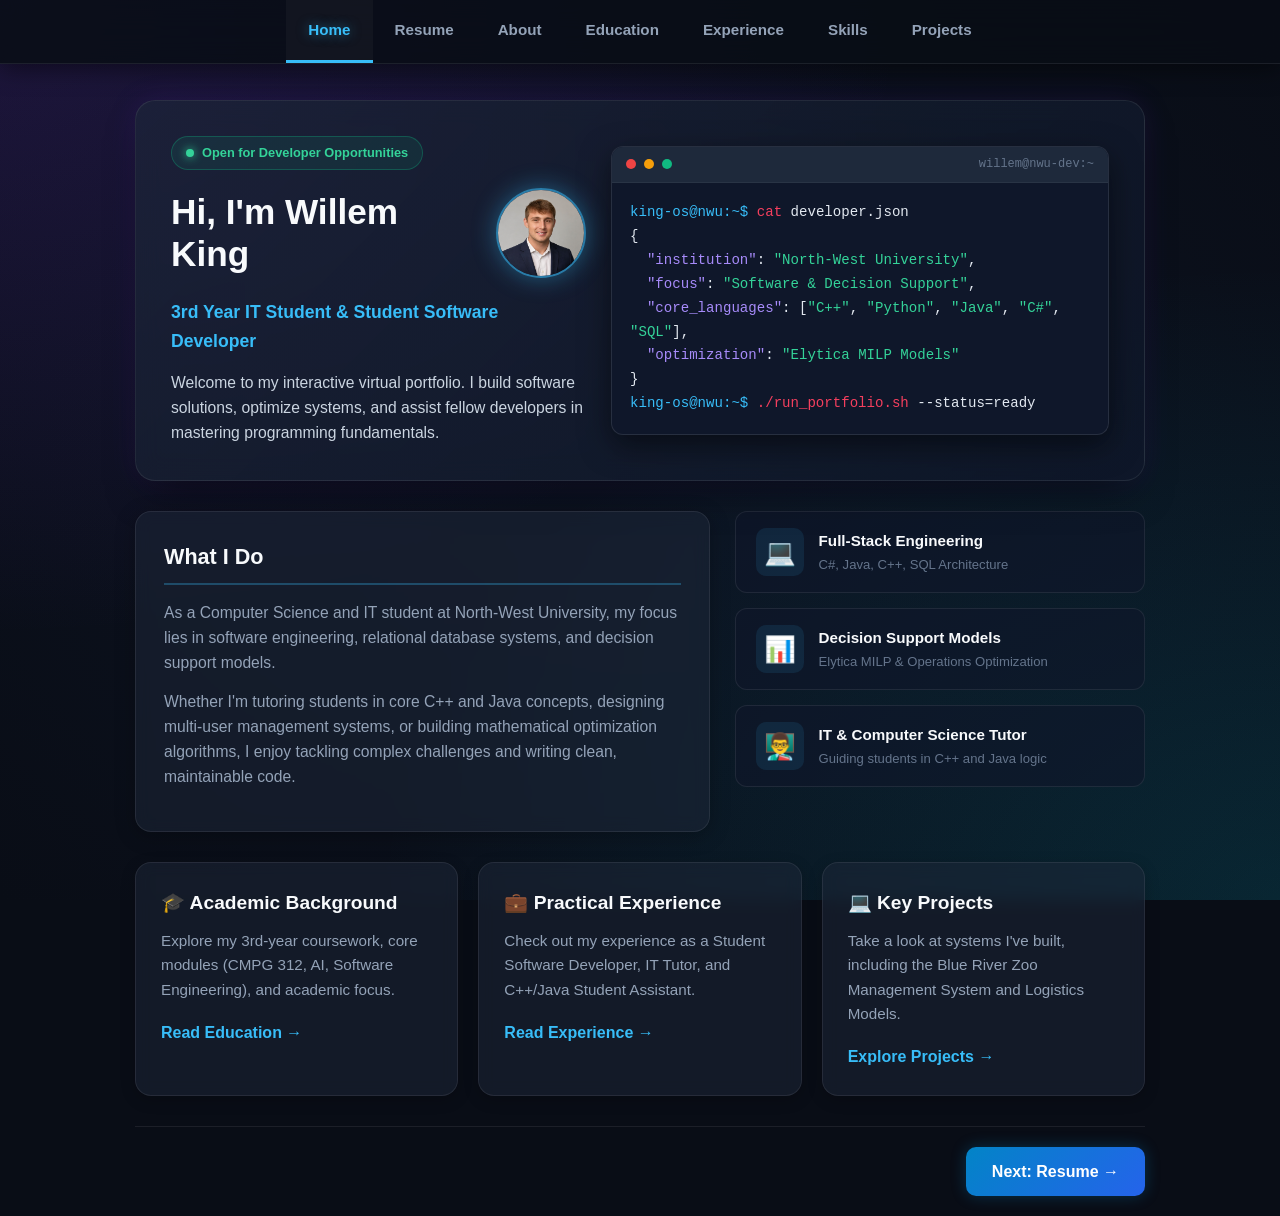
<file: index.html>
<!DOCTYPE html>
<html lang="en">
<head>
    <meta charset="UTF-8">
    <meta name="viewport" content="width=device-width, initial-scale=1.0">
    <title>Home - Virtual CV</title>
    <style>
        * {
            box-sizing: border-box;
            margin: 0;
            padding: 0;
        }

        ::-webkit-scrollbar {
            width: 8px;
        }
        ::-webkit-scrollbar-track {
            background: #090d16;
        }
        ::-webkit-scrollbar-thumb {
            background: #1e293b;
            border-radius: 4px;
        }
        ::-webkit-scrollbar-thumb:hover {
            background: #38bdf8;
        }

        body {
            font-family: 'Segoe UI', Tahoma, Geneva, Verdana, sans-serif;
            background-color: #090d16;
            color: #f1f5f9;
            line-height: 1.6;
            padding-top: 80px;
            overflow-x: hidden;
            background-image: 
                radial-gradient(at 0% 0%, rgba(124, 58, 237, 0.18) 0px, transparent 50%),
                radial-gradient(at 100% 100%, rgba(6, 182, 212, 0.15) 0px, transparent 50%),
                radial-gradient(at 50% 50%, rgba(15, 23, 42, 0.6) 0px, transparent 100%);
            background-attachment: fixed;
        }

        .container {
            max-width: 1050px;
            margin: 0 auto;
            padding: 20px;
        }

        header {
            position: fixed;
            top: 0;
            left: 0;
            width: 100%;
            background: rgba(9, 13, 22, 0.85);
            backdrop-filter: blur(16px);
            -webkit-backdrop-filter: blur(16px);
            border-bottom: 1px solid rgba(255, 255, 255, 0.08);
            box-shadow: 0 4px 25px rgba(0, 0, 0, 0.5);
            z-index: 1000;
            animation: slideDown 0.6s cubic-bezier(0.16, 1, 0.3, 1);
        }

        nav {
            display: flex;
            justify-content: center;
            max-width: 1050px;
            margin: 0 auto;
        }

        nav a {
            color: #94a3b8;
            text-decoration: none;
            padding: 18px 22px;
            font-weight: 600;
            font-size: 0.95rem;
            transition: all 0.3s cubic-bezier(0.16, 1, 0.3, 1);
            border-bottom: 3px solid transparent;
        }

        nav a.active, nav a:hover {
            background-color: rgba(255, 255, 255, 0.03);
            border-bottom: 3px solid #38bdf8;
            color: #38bdf8;
            text-shadow: 0 0 12px rgba(56, 189, 248, 0.5);
        }

        .hero-banner {
            display: grid;
            grid-template-columns: 1fr 1.2fr;
            gap: 25px;
            align-items: center;
            background: linear-gradient(135deg, rgba(30, 41, 59, 0.6), rgba(15, 23, 42, 0.8));
            border: 1px solid rgba(255, 255, 255, 0.08);
            border-radius: 20px;
            padding: 35px;
            box-shadow: 0 20px 40px -15px rgba(0, 0, 0, 0.6), 0 0 30px rgba(124, 58, 237, 0.12);
            margin-bottom: 30px;
            animation: fadeInUp 0.8s cubic-bezier(0.16, 1, 0.3, 1) forwards;
            backdrop-filter: blur(12px);
        }

        .hero-intro {
            display: flex;
            flex-direction: column;
            align-items: flex-start;
        }

        .status-pill {
            display: inline-flex;
            align-items: center;
            gap: 8px;
            padding: 6px 14px;
            background: rgba(16, 185, 129, 0.1);
            border: 1px solid rgba(16, 185, 129, 0.3);
            border-radius: 20px;
            color: #34d399;
            font-size: 0.8rem;
            font-weight: 600;
            margin-bottom: 18px;
        }

        .status-dot {
            width: 8px;
            height: 8px;
            background-color: #34d399;
            border-radius: 50%;
            box-shadow: 0 0 10px #34d399;
            animation: pulseDot 2s infinite;
        }

        .profile-header {
            display: flex;
            align-items: center;
            gap: 20px;
            margin-bottom: 15px;
        }

        .profile-img {
            border-radius: 50%;
            box-shadow: 0 0 25px rgba(56, 189, 248, 0.4);
            border: 2px solid rgba(56, 189, 248, 0.6);
            transition: all 0.4s cubic-bezier(0.16, 1, 0.3, 1);
            animation: float 4s ease-in-out infinite;
        }

        .profile-img:hover {
            transform: scale(1.1) rotate(3deg);
            box-shadow: 0 0 35px rgba(167, 139, 250, 0.8);
            border-color: #a78bfa;
        }

        .hero-intro h1 {
            font-size: 2.2rem;
            color: #f8fafc;
            line-height: 1.2;
        }

        .tagline {
            font-size: 1.1rem;
            color: #38bdf8;
            font-weight: 600;
            margin-top: 5px;
        }

        .intro-text {
            color: #cbd5e1;
            font-size: 0.98rem;
            margin-top: 15px;
            line-height: 1.6;
        }

        .terminal-card {
            background: #0f172a;
            border-radius: 12px;
            border: 1px solid rgba(255, 255, 255, 0.1);
            box-shadow: 0 10px 30px rgba(0, 0, 0, 0.5);
            overflow: hidden;
            font-family: 'Consolas', 'Courier New', monospace;
            font-size: 0.88rem;
        }

        .terminal-header {
            background: #1e293b;
            padding: 8px 14px;
            display: flex;
            align-items: center;
            gap: 8px;
            border-bottom: 1px solid rgba(255, 255, 255, 0.05);
        }

        .term-dot {
            width: 10px;
            height: 10px;
            border-radius: 50%;
        }
        .red { background: #ef4444; }
        .yellow { background: #f59e0b; }
        .green { background: #10b981; }

        .term-title {
            color: #64748b;
            font-size: 0.75rem;
            margin-left: auto;
        }

        .terminal-body {
            padding: 18px;
            color: #e2e8f0;
            line-height: 1.7;
        }

        .term-prompt { color: #38bdf8; }
        .term-cmd { color: #f43f5e; }
        .term-string { color: #34d399; }
        .term-keyword { color: #a78bfa; }

        .content-grid {
            display: grid;
            grid-template-columns: 1.4fr 1fr;
            gap: 25px;
            margin-bottom: 30px;
        }

        .glass-panel {
            background: rgba(30, 41, 59, 0.5);
            border: 1px solid rgba(255, 255, 255, 0.08);
            border-radius: 16px;
            padding: 28px;
            box-shadow: 0 4px 20px rgba(0, 0, 0, 0.25);
            backdrop-filter: blur(8px);
            animation: fadeInUp 0.8s cubic-bezier(0.16, 1, 0.3, 1) 0.2s forwards;
            opacity: 0;
        }

        .glass-panel h2 {
            color: #f8fafc;
            font-size: 1.35rem;
            margin-bottom: 15px;
            border-bottom: 2px solid rgba(56, 189, 248, 0.3);
            padding-bottom: 8px;
            display: flex;
            align-items: center;
            gap: 10px;
        }

        .glass-panel p {
            color: #94a3b8;
            font-size: 0.98rem;
            margin-bottom: 14px;
        }

        .metrics-stack {
            display: flex;
            flex-direction: column;
            gap: 15px;
        }

        .metric-card {
            background: rgba(15, 23, 42, 0.6);
            border: 1px solid rgba(255, 255, 255, 0.08);
            border-radius: 12px;
            padding: 16px 20px;
            display: flex;
            align-items: center;
            gap: 15px;
            transition: all 0.3s ease;
        }

        .metric-card:hover {
            transform: translateX(5px);
            border-color: rgba(56, 189, 248, 0.4);
            background: rgba(30, 41, 59, 0.7);
        }

        .metric-icon {
            font-size: 1.6rem;
            background: rgba(56, 189, 248, 0.1);
            width: 48px;
            height: 48px;
            display: flex;
            align-items: center;
            justify-content: center;
            border-radius: 10px;
            color: #38bdf8;
        }

        .metric-info h4 {
            color: #f8fafc;
            font-size: 0.95rem;
        }

        .metric-info p {
            color: #64748b;
            font-size: 0.82rem;
            margin: 0;
        }

        .nav-grid {
            display: grid;
            grid-template-columns: repeat(auto-fit, minmax(280px, 1fr));
            gap: 20px;
            margin-bottom: 30px;
        }

        .card {
            background: rgba(30, 41, 59, 0.5);
            border: 1px solid rgba(255, 255, 255, 0.08);
            border-radius: 16px;
            padding: 25px;
            box-shadow: 0 4px 15px rgba(0, 0, 0, 0.2);
            transition: all 0.4s cubic-bezier(0.16, 1, 0.3, 1);
            opacity: 0;
            animation: fadeInUp 0.8s cubic-bezier(0.16, 1, 0.3, 1) forwards;
            backdrop-filter: blur(8px);
            position: relative;
            overflow: hidden;
        }

        .card::before {
            content: '';
            position: absolute;
            top: 0;
            left: 0;
            width: 100%;
            height: 3px;
            background: linear-gradient(90deg, #38bdf8, #a78bfa);
            opacity: 0;
            transition: opacity 0.3s ease;
        }

        .nav-grid .card:nth-child(1) { animation-delay: 0.3s; }
        .nav-grid .card:nth-child(2) { animation-delay: 0.4s; }
        .nav-grid .card:nth-child(3) { animation-delay: 0.5s; }

        .card:hover {
            transform: translateY(-8px) scale(1.02);
            border-color: rgba(56, 189, 248, 0.4);
            box-shadow: 0 12px 25px rgba(0, 0, 0, 0.4), 0 0 20px rgba(56, 189, 248, 0.15);
            background: rgba(30, 41, 59, 0.75);
        }

        .card:hover::before {
            opacity: 1;
        }

        .card h3 {
            font-size: 1.2rem;
            color: #f8fafc;
            margin-bottom: 10px;
        }

        .card p {
            font-size: 0.95rem;
            color: #94a3b8;
            margin-bottom: 18px;
        }

        .card a {
            color: #38bdf8;
            font-weight: 600;
            text-decoration: none;
            display: inline-flex;
            align-items: center;
            gap: 6px;
            transition: all 0.2s ease;
        }

        .card a:hover {
            color: #a78bfa;
            transform: translateX(6px);
            text-shadow: 0 0 8px rgba(167, 139, 250, 0.5);
        }

        .page-nav {
            display: flex;
            justify-content: flex-end;
            align-items: center;
            margin-top: 20px;
            padding-top: 20px;
            border-top: 1px solid rgba(255, 255, 255, 0.08);
            opacity: 0;
            animation: fadeInUp 0.8s cubic-bezier(0.16, 1, 0.3, 1) 0.6s forwards;
        }

        .btn-nav {
            display: inline-block;
            padding: 12px 26px;
            background: linear-gradient(135deg, #0284c7, #2563eb);
            color: #ffffff;
            text-decoration: none;
            font-weight: 600;
            border-radius: 10px;
            box-shadow: 0 0 15px rgba(2, 132, 199, 0.3);
            transition: all 0.3s cubic-bezier(0.16, 1, 0.3, 1);
        }

        .btn-nav:hover {
            background: linear-gradient(135deg, #0369a1, #1d4ed8);
            transform: translateY(-2px) translateX(3px);
            box-shadow: 0 0 25px rgba(2, 132, 199, 0.6);
        }

        @keyframes slideDown {
            from { transform: translateY(-100%); opacity: 0; }
            to { transform: translateY(0); opacity: 1; }
        }

        @keyframes fadeInUp {
            from {
                opacity: 0;
                transform: translateY(30px);
            }
            to {
                opacity: 1;
                transform: translateY(0);
            }
        }

        @keyframes float {
            0%, 100% { transform: translateY(0); }
            50% { transform: translateY(-8px); }
        }

        @keyframes pulseDot {
            0%, 100% { opacity: 0.4; }
            50% { opacity: 1; }
        }

        @media (max-width: 850px) {
            .hero-banner {
                grid-template-columns: 1fr;
            }
            .content-grid {
                grid-template-columns: 1fr;
            }
            nav {
                flex-wrap: wrap;
            }
            nav a {
                padding: 10px 12px;
                font-size: 0.85rem;
            }
        }
    </style>
</head>
<body>

    <header>
        <nav>
            <a href="index.html" class="active">Home</a>
            <a href="resume.html">Resume</a>
            <a href="about.html">About</a>
            <a href="education.html">Education</a>
            <a href="experience.html">Experience</a>
            <a href="skills.html">Skills</a>
            <a href="projects.html">Projects</a>
        </nav>
    </header>

    <div class="container">

        <div class="hero-banner">
            <div class="hero-intro">
                <div class="status-pill">
                    <span class="status-dot"></span> Open for Developer Opportunities
                </div>
                <div class="profile-header">
                    <h1>Hi, I'm Willem King</h1>
                    <img src="Willem King.png" alt="Photo of Willem King" width="90" height="90" class="profile-img">
                </div>
                <p class="tagline">3rd Year IT Student & Student Software Developer</p>
                <p class="intro-text">
                    Welcome to my interactive virtual portfolio. I build software solutions, optimize systems, and assist fellow developers in mastering programming fundamentals.
                </p>
            </div>

            <div class="terminal-card">
                <div class="terminal-header">
                    <span class="term-dot red"></span>
                    <span class="term-dot yellow"></span>
                    <span class="term-dot green"></span>
                    <span class="term-title">willem@nwu-dev:~</span>
                </div>
                <div class="terminal-body">
                    <p><span class="term-prompt">king-os@nwu:~$</span> <span class="term-cmd">cat</span> developer.json</p>
                    <p>{</p>
                    <p>&nbsp;&nbsp;<span class="term-keyword">"institution"</span>: <span class="term-string">"North-West University"</span>,</p>
                    <p>&nbsp;&nbsp;<span class="term-keyword">"focus"</span>: <span class="term-string">"Software & Decision Support"</span>,</p>
                    <p>&nbsp;&nbsp;<span class="term-keyword">"core_languages"</span>: [<span class="term-string">"C++"</span>, <span class="term-string">"Python"</span>, <span class="term-string">"Java"</span>, <span class="term-string">"C#"</span>, <span class="term-string">"SQL"</span>],</p>
                    <p>&nbsp;&nbsp;<span class="term-keyword">"optimization"</span>: <span class="term-string">"Elytica MILP Models"</span></p>
                    <p>}</p>
                    <p><span class="term-prompt">king-os@nwu:~$</span> <span class="term-cmd">./run_portfolio.sh</span> --status=ready</p>
                </div>
            </div>
        </div>

        <div class="content-grid">
            
            <div class="glass-panel">
                <h2>What I Do</h2>
                <p>
                    As a Computer Science and IT student at North-West University, my focus lies in software engineering, relational database systems, and decision support models.
                </p>
                <p>
                    Whether I'm tutoring students in core C++ and Java concepts, designing multi-user management systems, or building mathematical optimization algorithms, I enjoy tackling complex challenges and writing clean, maintainable code.
                </p>
            </div>

            <div class="metrics-stack">
                <div class="metric-card">
                    <div class="metric-icon">💻</div>
                    <div class="metric-info">
                        <h4>Full-Stack Engineering</h4>
                        <p>C#, Java, C++, SQL Architecture</p>
                    </div>
                </div>

                <div class="metric-card">
                    <div class="metric-icon">📊</div>
                    <div class="metric-info">
                        <h4>Decision Support Models</h4>
                        <p>Elytica MILP & Operations Optimization</p>
                    </div>
                </div>

                <div class="metric-card">
                    <div class="metric-icon">👨‍🏫</div>
                    <div class="metric-info">
                        <h4>IT & Computer Science Tutor</h4>
                        <p>Guiding students in C++ and Java logic</p>
                    </div>
                </div>
            </div>

        </div>

        <div class="nav-grid">
            <div class="card">
                <h3>🎓 Academic Background</h3>
                <p>Explore my 3rd-year coursework, core modules (CMPG 312, AI, Software Engineering), and academic focus.</p>
                <a href="education.html">Read Education &rarr;</a>
            </div>

            <div class="card">
                <h3>💼 Practical Experience</h3>
                <p>Check out my experience as a Student Software Developer, IT Tutor, and C++/Java Student Assistant.</p>
                <a href="experience.html">Read Experience &rarr;</a>
            </div>

            <div class="card">
                <h3>💻 Key Projects</h3>
                <p>Take a look at systems I've built, including the Blue River Zoo Management System and Logistics Models.</p>
                <a href="projects.html">Explore Projects &rarr;</a>
            </div>
        </div>

        <div class="page-nav">
            <a href="resume.html" class="btn-nav">Next: Resume &rarr;</a>
        </div>

    </div>

</body>
</html>
</file>
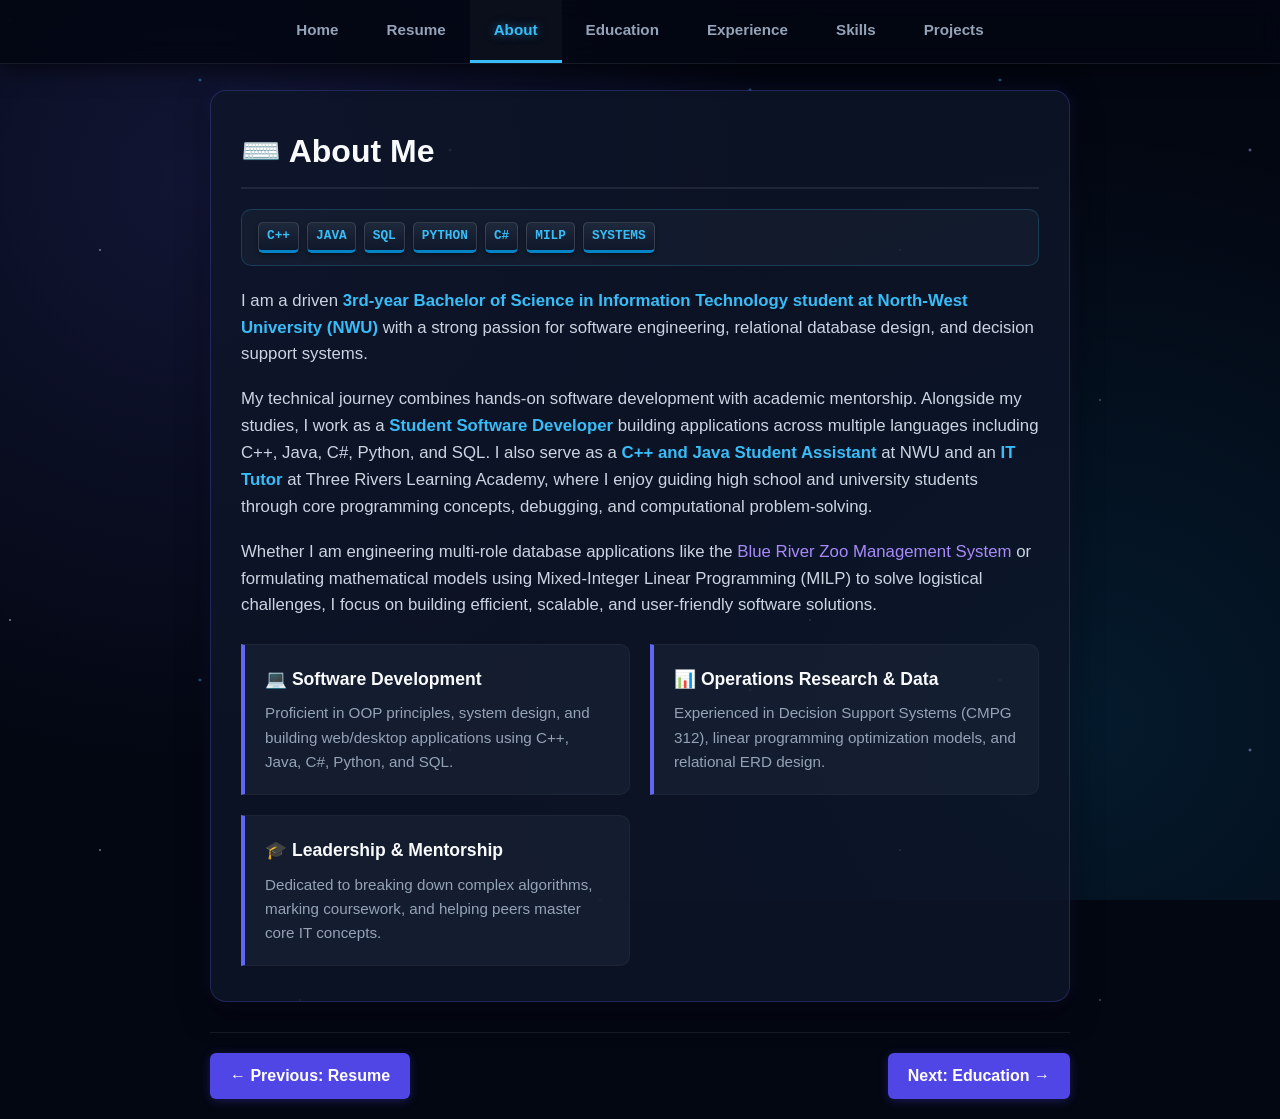
<file: About.html>
<!DOCTYPE html>
<html lang="en">
<head>
    <meta charset="UTF-8">
    <meta name="viewport" content="width=device-width, initial-scale=1.0">
    <title>About Me - Virtual CV</title>
    <style>
        * {
            box-sizing: border-box;
            margin: 0;
            padding: 0;
        }

        ::-webkit-scrollbar {
            width: 8px;
        }
        ::-webkit-scrollbar-track {
            background: #030712;
        }
        ::-webkit-scrollbar-thumb {
            background: #1e1b4b;
            border-radius: 4px;
        }
        ::-webkit-scrollbar-thumb:hover {
            background: #38bdf8;
        }

        body {
            font-family: 'Segoe UI', Tahoma, Geneva, Verdana, sans-serif;
            background-color: #030712;
            color: #f1f5f9;
            line-height: 1.6;
            padding-top: 70px;
            overflow-x: hidden;
            position: relative;
            min-height: 100vh;
        }

        .starfield {
            position: fixed;
            top: 0;
            left: 0;
            width: 100%;
            height: 100%;
            pointer-events: none;
            z-index: -1;
            background: 
                radial-gradient(circle at 15% 20%, rgba(99, 102, 241, 0.15) 0%, transparent 45%),
                radial-gradient(circle at 85% 80%, rgba(14, 165, 233, 0.12) 0%, transparent 45%),
                radial-gradient(circle at 50% 50%, rgba(3, 7, 18, 0.95) 0%, #030712 100%);
        }

        .starfield::before {
            content: "";
            position: absolute;
            top: 0;
            left: 0;
            width: 200%;
            height: 200%;
            background-image: 
                radial-gradient(1.5px 1.5px at 10px 20px, #ffffff, rgba(0,0,0,0)),
                radial-gradient(1.5px 1.5px at 100px 250px, #e0e7ff, rgba(0,0,0,0)),
                radial-gradient(2px 2px at 200px 80px, #38bdf8, rgba(0,0,0,0)),
                radial-gradient(1px 1px at 300px 400px, #ffffff, rgba(0,0,0,0)),
                radial-gradient(2px 2px at 450px 150px, #a5b4fc, rgba(0,0,0,0)),
                radial-gradient(1px 1px at 600px 300px, #ffffff, rgba(0,0,0,0)),
                radial-gradient(2px 2px at 750px 90px, #38bdf8, rgba(0,0,0,0)),
                radial-gradient(1.5px 1.5px at 900px 500px, #e0e7ff, rgba(0,0,0,0));
            background-repeat: repeat;
            background-size: 800px 600px;
            opacity: 0.7;
            animation: twinkle 6s ease-in-out infinite alternate;
        }

        .tech-shower {
            position: fixed;
            top: 0;
            left: 0;
            width: 100%;
            height: 100%;
            pointer-events: none;
            z-index: -1;
            overflow: hidden;
            font-family: 'Consolas', 'Courier New', monospace;
        }

        .falling-key {
            position: absolute;
            top: -60px;
            color: #38bdf8;
            font-size: 0.85rem;
            font-weight: bold;
            opacity: 0;
            text-shadow: 0 0 8px rgba(56, 189, 248, 0.8);
            animation: fallKey 6s linear infinite;
        }

        .falling-key:nth-child(1) { left: 8%; animation-duration: 5.2s; animation-delay: 0s; }
        .falling-key:nth-child(2) { left: 22%; animation-duration: 7s; animation-delay: 1.8s; color: #818cf8; }
        .falling-key:nth-child(3) { left: 38%; animation-duration: 4.8s; animation-delay: 0.5s; }
        .falling-key:nth-child(4) { left: 52%; animation-duration: 6.5s; animation-delay: 2.3s; color: #a78bfa; }
        .falling-key:nth-child(5) { left: 68%; animation-duration: 5.5s; animation-delay: 0.2s; }
        .falling-key:nth-child(6) { left: 82%; animation-duration: 7.2s; animation-delay: 3.1s; color: #38bdf8; }
        .falling-key:nth-child(7) { left: 94%; animation-duration: 5.8s; animation-delay: 1.2s; }

        .container {
            max-width: 900px;
            margin: 0 auto;
            padding: 20px;
        }

        header {
            position: fixed;
            top: 0;
            left: 0;
            width: 100%;
            background-color: rgba(3, 7, 18, 0.85);
            backdrop-filter: blur(12px);
            -webkit-backdrop-filter: blur(12px);
            border-bottom: 1px solid rgba(255, 255, 255, 0.08);
            box-shadow: 0 4px 20px rgba(0, 0, 0, 0.6);
            z-index: 1000;
            animation: slideDown 0.6s cubic-bezier(0.16, 1, 0.3, 1);
        }

        nav {
            display: flex;
            justify-content: center;
            max-width: 900px;
            margin: 0 auto;
        }

        nav a {
            color: #94a3b8;
            text-decoration: none;
            padding: 18px 24px;
            font-weight: 600;
            font-size: 0.95rem;
            transition: all 0.3s ease;
            border-bottom: 3px solid transparent;
        }

        nav a.active, nav a:hover {
            background-color: rgba(255, 255, 255, 0.03);
            border-bottom: 3px solid #38bdf8;
            color: #38bdf8;
            text-shadow: 0 0 10px rgba(56, 189, 248, 0.5);
        }

        .about-card {
            background-color: rgba(15, 23, 42, 0.78);
            border: 1px solid rgba(99, 102, 241, 0.25);
            border-radius: 16px;
            padding: 35px 30px;
            box-shadow: 0 10px 30px rgba(0, 0, 0, 0.5), 0 0 20px rgba(99, 102, 241, 0.12);
            margin-bottom: 25px;
            opacity: 0;
            animation: fadeInUp 0.8s cubic-bezier(0.16, 1, 0.3, 1) 0.1s forwards;
            transition: transform 0.3s ease, box-shadow 0.3s ease, border-color 0.3s ease;
        }

        .about-card:hover {
            transform: translateY(-4px);
            border-color: rgba(56, 189, 248, 0.45);
            box-shadow: 0 15px 35px rgba(0, 0, 0, 0.6), 0 0 30px rgba(56, 189, 248, 0.22);
        }

        .about-card h1 {
            font-size: 2rem;
            color: #f8fafc;
            margin-bottom: 15px;
            border-bottom: 2px solid rgba(255, 255, 255, 0.08);
            padding-bottom: 10px;
            display: flex;
            align-items: center;
            gap: 10px;
        }

        .about-card p {
            color: #cbd5e1;
            font-size: 1.05rem;
            margin-bottom: 18px;
        }

        .about-card p strong {
            color: #38bdf8;
        }

        .about-card p em {
            color: #a78bfa;
            font-style: normal;
        }

        .tech-keys-bar {
            display: flex;
            flex-wrap: wrap;
            gap: 8px;
            margin: 20px 0 22px 0;
            padding: 12px 16px;
            background: rgba(30, 41, 59, 0.4);
            border: 1px solid rgba(56, 189, 248, 0.2);
            border-radius: 10px;
        }

        .key-cap {
            display: inline-block;
            background: linear-gradient(180deg, #1e293b, #0f172a);
            border: 1px solid rgba(255, 255, 255, 0.15);
            border-bottom: 3px solid #0284c7;
            color: #38bdf8;
            font-family: 'Consolas', 'Courier New', monospace;
            font-weight: 700;
            font-size: 0.8rem;
            padding: 3px 8px;
            border-radius: 5px;
            box-shadow: 0 2px 4px rgba(0,0,0,0.4);
            transition: all 0.2s ease;
        }

        .key-cap:hover {
            transform: translateY(-2px);
            border-bottom-color: #38bdf8;
            color: #ffffff;
            box-shadow: 0 4px 10px rgba(56, 189, 248, 0.4);
        }

        .highlights-grid {
            display: grid;
            grid-template-columns: repeat(auto-fit, minmax(260px, 1fr));
            gap: 20px;
            margin-top: 25px;
        }

        .highlight-box {
            background-color: rgba(30, 41, 59, 0.5);
            border-left: 4px solid #6366f1;
            border-top: 1px solid rgba(255, 255, 255, 0.04);
            border-right: 1px solid rgba(255, 255, 255, 0.04);
            border-bottom: 1px solid rgba(255, 255, 255, 0.04);
            padding: 20px;
            border-radius: 0 10px 10px 0;
            opacity: 0;
            animation: fadeInUp 0.8s cubic-bezier(0.16, 1, 0.3, 1) forwards;
            transition: transform 0.3s ease, box-shadow 0.3s ease, border-left-color 0.3s ease, background-color 0.3s ease;
        }

        .highlight-box:nth-child(1) { animation-delay: 0.3s; }
        .highlight-box:nth-child(2) { animation-delay: 0.45s; }
        .highlight-box:nth-child(3) { animation-delay: 0.6s; }

        .highlight-box:hover {
            transform: translateY(-4px) translateX(2px);
            box-shadow: 0 8px 20px rgba(0,0,0,0.4), 0 0 15px rgba(56, 189, 248, 0.2);
            border-left-color: #38bdf8;
            background-color: rgba(30, 41, 59, 0.85);
        }

        .highlight-box h3 {
            color: #f8fafc;
            font-size: 1.1rem;
            margin-bottom: 8px;
        }

        .highlight-box p {
            color: #94a3b8;
            font-size: 0.95rem;
            margin-bottom: 0;
        }

        .page-nav {
            display: flex;
            justify-content: space-between;
            align-items: center;
            margin-top: 30px;
            padding-top: 20px;
            border-top: 1px solid rgba(255, 255, 255, 0.08);
            opacity: 0;
            animation: fadeInUp 0.8s cubic-bezier(0.16, 1, 0.3, 1) 0.7s forwards;
        }

        .btn-nav {
            display: inline-block;
            padding: 10px 20px;
            background-color: #4f46e5;
            color: #ffffff;
            text-decoration: none;
            font-weight: 600;
            border-radius: 6px;
            transition: all 0.25s ease;
            box-shadow: 0 2px 10px rgba(79, 70, 229, 0.3);
        }

        .btn-nav:hover {
            background-color: #0284c7;
            transform: translateX(3px);
            box-shadow: 0 4px 15px rgba(2, 132, 199, 0.5);
        }

        /* --- KEYFRAME ANIMATIONS --- */
        @keyframes twinkle {
            0% { opacity: 0.3; }
            100% { opacity: 0.8; }
        }

        @keyframes fallKey {
            0% {
                transform: translateY(0);
                opacity: 0;
            }
            15% {
                opacity: 0.9;
            }
            85% {
                opacity: 0.6;
            }
            100% {
                transform: translateY(115vh);
                opacity: 0;
            }
        }

        @keyframes slideDown {
            from { transform: translateY(-100%); }
            to { transform: translateY(0); }
        }

        @keyframes fadeInUp {
            from {
                opacity: 0;
                transform: translateY(20px);
            }
            to {
                opacity: 1;
                transform: translateY(0);
            }
        }

        @media print {
            header, .page-nav, .starfield, .tech-shower, .tech-keys-bar {
                display: none !important;
            }
            body {
                padding-top: 0;
                background-color: #ffffff;
                color: #000000;
            }
            .container {
                max-width: 100%;
                padding: 0;
            }
            .about-card, .highlight-box {
                background-color: #ffffff;
                box-shadow: none;
                border: none;
                padding: 15px 0;
                animation: none !important;
                opacity: 1 !important;
                transform: none !important;
            }
            .about-card h1, .highlight-box h3 {
                color: #000000;
            }
            .about-card p, .highlight-box p {
                color: #333333;
            }
        }

        @media (max-width: 600px) {
            nav {
                flex-wrap: wrap;
            }
            nav a {
                padding: 10px 12px;
                font-size: 0.85rem;
            }
        }
    </style>
</head>
<body>

    <div class="starfield"></div>

    <div class="tech-shower">
        <div class="falling-key">[CTRL] 1 0 1</div>
        <div class="falling-key">&lt;/&gt; { C++ }</div>
        <div class="falling-key">[ALT] SELECT *</div>
        <div class="falling-key">[ESC] 0 1 0 1</div>
        <div class="falling-key">java.util.*</div>
        <div class="falling-key">[SHIFT] MILP</div>
        <div class="falling-key">0 1 1 0 [ENTER]</div>
    </div>

    <header>
        <nav>
            <a href="index.html">Home</a>
            <a href="resume.html">Resume</a>            
            <a href="about.html" class="active">About</a>
            <a href="education.html">Education</a>
            <a href="experience.html">Experience</a>
            <a href="skills.html">Skills</a>
            <a href="projects.html">Projects</a>
        </nav>
    </header>

    <div class="container">

        <div class="about-card">
            <h1>⌨️ About Me</h1>
            
            <div class="tech-keys-bar">
                <span class="key-cap">C++</span>
                <span class="key-cap">JAVA</span>
                <span class="key-cap">SQL</span>
                <span class="key-cap">PYTHON</span>
                <span class="key-cap">C#</span>
                <span class="key-cap">MILP</span>
                <span class="key-cap">SYSTEMS</span>
            </div>

            <p>
                I am a driven <strong>3rd-year Bachelor of Science in Information Technology student at North-West University (NWU)</strong> with a strong passion for software engineering, relational database design, and decision support systems.
            </p>

            <p>
                My technical journey combines hands-on software development with academic mentorship. Alongside my studies, I work as a <strong>Student Software Developer</strong> building applications across multiple languages including C++, Java, C#, Python, and SQL. I also serve as a <strong>C++ and Java Student Assistant</strong> at NWU and an <strong>IT Tutor</strong> at Three Rivers Learning Academy, where I enjoy guiding high school and university students through core programming concepts, debugging, and computational problem-solving.
            </p>

            <p>
                Whether I am engineering multi-role database applications like the <em>Blue River Zoo Management System</em> or formulating mathematical models using Mixed-Integer Linear Programming (MILP) to solve logistical challenges, I focus on building efficient, scalable, and user-friendly software solutions.
            </p>

            <div class="highlights-grid">
                <div class="highlight-box">
                    <h3>💻 Software Development</h3>
                    <p>Proficient in OOP principles, system design, and building web/desktop applications using C++, Java, C#, Python, and SQL.</p>
                </div>

                <div class="highlight-box">
                    <h3>📊 Operations Research & Data</h3>
                    <p>Experienced in Decision Support Systems (CMPG 312), linear programming optimization models, and relational ERD design.</p>
                </div>

                <div class="highlight-box">
                    <h3>🎓 Leadership & Mentorship</h3>
                    <p>Dedicated to breaking down complex algorithms, marking coursework, and helping peers master core IT concepts.</p>
                </div>
            </div>
        </div>

        <div class="page-nav">
            <a href="resume.html" class="btn-nav">&larr; Previous: Resume</a>
            <a href="education.html" class="btn-nav">Next: Education &rarr;</a>
        </div>

    </div>

</body>
</html>
</file>
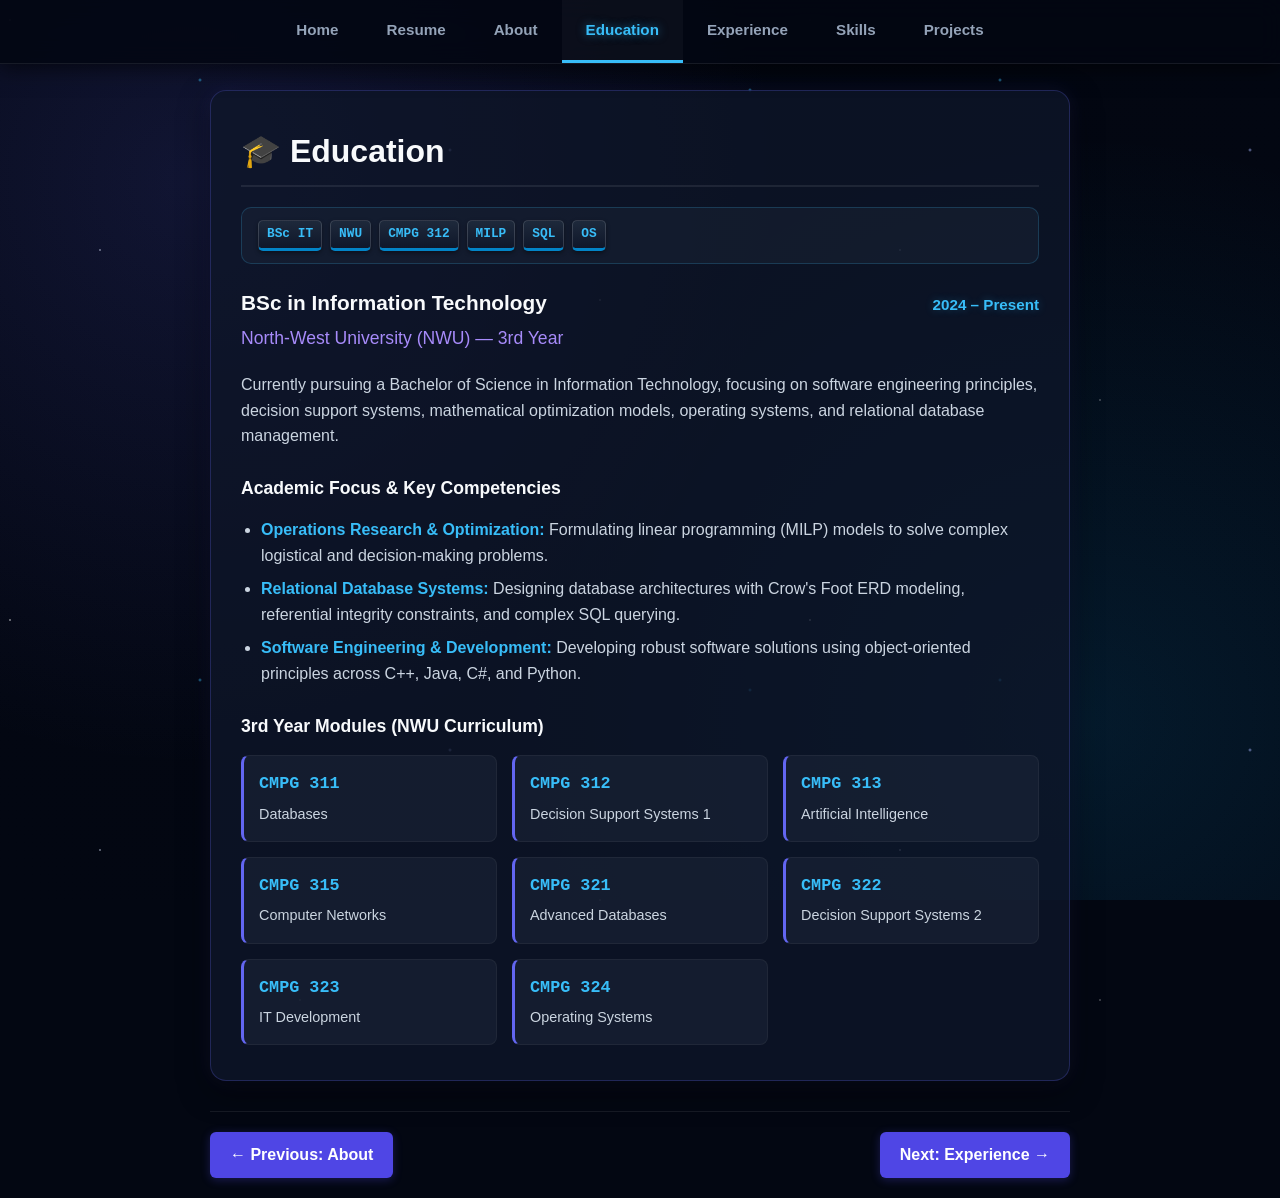
<file: Education.html>
<!DOCTYPE html>
<html lang="en">
<head>
    <meta charset="UTF-8">
    <meta name="viewport" content="width=device-width, initial-scale=1.0">
    <title>Education - Virtual CV</title>
    <style>
        * {
            box-sizing: border-box;
            margin: 0;
            padding: 0;
        }

        ::-webkit-scrollbar {
            width: 8px;
        }
        ::-webkit-scrollbar-track {
            background: #030712;
        }
        ::-webkit-scrollbar-thumb {
            background: #1e1b4b;
            border-radius: 4px;
        }
        ::-webkit-scrollbar-thumb:hover {
            background: #38bdf8;
        }

        body {
            font-family: 'Segoe UI', Tahoma, Geneva, Verdana, sans-serif;
            background-color: #030712;
            color: #f1f5f9;
            line-height: 1.6;
            padding-top: 70px;
            overflow-x: hidden;
            position: relative;
            min-height: 100vh;
        }

        .starfield {
            position: fixed;
            top: 0;
            left: 0;
            width: 100%;
            height: 100%;
            pointer-events: none;
            z-index: -1;
            background: 
                radial-gradient(circle at 15% 20%, rgba(99, 102, 241, 0.15) 0%, transparent 45%),
                radial-gradient(circle at 85% 80%, rgba(14, 165, 233, 0.12) 0%, transparent 45%),
                radial-gradient(circle at 50% 50%, rgba(3, 7, 18, 0.95) 0%, #030712 100%);
        }

        .starfield::before {
            content: "";
            position: absolute;
            top: 0;
            left: 0;
            width: 200%;
            height: 200%;
            background-image: 
                radial-gradient(1.5px 1.5px at 10px 20px, #ffffff, rgba(0,0,0,0)),
                radial-gradient(1.5px 1.5px at 100px 250px, #e0e7ff, rgba(0,0,0,0)),
                radial-gradient(2px 2px at 200px 80px, #38bdf8, rgba(0,0,0,0)),
                radial-gradient(1px 1px at 300px 400px, #ffffff, rgba(0,0,0,0)),
                radial-gradient(2px 2px at 450px 150px, #a5b4fc, rgba(0,0,0,0)),
                radial-gradient(1px 1px at 600px 300px, #ffffff, rgba(0,0,0,0)),
                radial-gradient(2px 2px at 750px 90px, #38bdf8, rgba(0,0,0,0)),
                radial-gradient(1.5px 1.5px at 900px 500px, #e0e7ff, rgba(0,0,0,0));
            background-repeat: repeat;
            background-size: 800px 600px;
            opacity: 0.7;
            animation: twinkle 6s ease-in-out infinite alternate;
        }

        .tech-shower {
            position: fixed;
            top: 0;
            left: 0;
            width: 100%;
            height: 100%;
            pointer-events: none;
            z-index: -1;
            overflow: hidden;
            font-family: 'Consolas', 'Courier New', monospace;
        }

        .falling-key {
            position: absolute;
            top: -60px;
            color: #38bdf8;
            font-size: 0.85rem;
            font-weight: bold;
            opacity: 0;
            text-shadow: 0 0 8px rgba(56, 189, 248, 0.8);
            animation: fallKey 6s linear infinite;
        }

        .falling-key:nth-child(1) { left: 8%; animation-duration: 5.2s; animation-delay: 0s; }
        .falling-key:nth-child(2) { left: 22%; animation-duration: 7s; animation-delay: 1.8s; color: #818cf8; }
        .falling-key:nth-child(3) { left: 38%; animation-duration: 4.8s; animation-delay: 0.5s; }
        .falling-key:nth-child(4) { left: 52%; animation-duration: 6.5s; animation-delay: 2.3s; color: #a78bfa; }
        .falling-key:nth-child(5) { left: 68%; animation-duration: 5.5s; animation-delay: 0.2s; }
        .falling-key:nth-child(6) { left: 82%; animation-duration: 7.2s; animation-delay: 3.1s; color: #38bdf8; }
        .falling-key:nth-child(7) { left: 94%; animation-duration: 5.8s; animation-delay: 1.2s; }

        .container {
            max-width: 900px;
            margin: 0 auto;
            padding: 20px;
        }

        header {
            position: fixed;
            top: 0;
            left: 0;
            width: 100%;
            background-color: rgba(3, 7, 18, 0.85);
            backdrop-filter: blur(12px);
            -webkit-backdrop-filter: blur(12px);
            border-bottom: 1px solid rgba(255, 255, 255, 0.08);
            box-shadow: 0 4px 20px rgba(0, 0, 0, 0.6);
            z-index: 1000;
            animation: slideDown 0.6s cubic-bezier(0.16, 1, 0.3, 1);
        }

        nav {
            display: flex;
            justify-content: center;
            max-width: 900px;
            margin: 0 auto;
        }

        nav a {
            color: #94a3b8;
            text-decoration: none;
            padding: 18px 24px;
            font-weight: 600;
            font-size: 0.95rem;
            transition: all 0.3s ease;
            border-bottom: 3px solid transparent;
        }

        nav a.active, nav a:hover {
            background-color: rgba(255, 255, 255, 0.03);
            border-bottom: 3px solid #38bdf8;
            color: #38bdf8;
            text-shadow: 0 0 10px rgba(56, 189, 248, 0.5);
        }

        .edu-card {
            background-color: rgba(15, 23, 42, 0.78);
            border: 1px solid rgba(99, 102, 241, 0.25);
            border-radius: 16px;
            padding: 35px 30px;
            box-shadow: 0 10px 30px rgba(0, 0, 0, 0.5), 0 0 20px rgba(99, 102, 241, 0.12);
            margin-bottom: 25px;
            opacity: 0;
            animation: fadeInUp 0.8s cubic-bezier(0.16, 1, 0.3, 1) 0.1s forwards;
            transition: transform 0.3s ease, box-shadow 0.3s ease, border-color 0.3s ease;
        }

        .edu-card:hover {
            transform: translateY(-4px);
            border-color: rgba(56, 189, 248, 0.45);
            box-shadow: 0 15px 35px rgba(0, 0, 0, 0.6), 0 0 30px rgba(56, 189, 248, 0.22);
        }

        .edu-card h1 {
            font-size: 2rem;
            color: #f8fafc;
            margin-bottom: 15px;
            border-bottom: 2px solid rgba(255, 255, 255, 0.08);
            padding-bottom: 8px;
            display: flex;
            align-items: center;
            gap: 10px;
        }

        .degree-header {
            display: flex;
            justify-content: space-between;
            align-items: baseline;
            margin-bottom: 5px;
        }

        .degree-title {
            font-size: 1.3rem;
            font-weight: 700;
            color: #f8fafc;
        }

        .degree-date {
            font-size: 0.95rem;
            color: #38bdf8;
            font-weight: 600;
            text-shadow: 0 0 8px rgba(56, 189, 248, 0.3);
        }

        .institution {
            font-size: 1.1rem;
            color: #a78bfa;
            font-weight: 500;
            margin-bottom: 20px;
        }

        .section-subtitle {
            font-size: 1.1rem;
            color: #f8fafc;
            margin-top: 25px;
            margin-bottom: 15px;
            font-weight: 600;
        }

        ul.bullet-list {
            padding-left: 20px;
            margin-bottom: 20px;
        }

        ul.bullet-list li {
            margin-bottom: 8px;
            color: #cbd5e1;
            transition: transform 0.2s ease, color 0.2s ease;
        }

        ul.bullet-list li strong {
            color: #38bdf8;
        }

        ul.bullet-list li:hover {
            transform: translateX(4px);
            color: #f8fafc;
        }

        .tech-keys-bar {
            display: flex;
            flex-wrap: wrap;
            gap: 8px;
            margin: 20px 0 22px 0;
            padding: 12px 16px;
            background: rgba(30, 41, 59, 0.4);
            border: 1px solid rgba(56, 189, 248, 0.2);
            border-radius: 10px;
        }

        .key-cap {
            display: inline-block;
            background: linear-gradient(180deg, #1e293b, #0f172a);
            border: 1px solid rgba(255, 255, 255, 0.15);
            border-bottom: 3px solid #0284c7;
            color: #38bdf8;
            font-family: 'Consolas', 'Courier New', monospace;
            font-weight: 700;
            font-size: 0.8rem;
            padding: 3px 8px;
            border-radius: 5px;
            box-shadow: 0 2px 4px rgba(0,0,0,0.4);
            transition: all 0.2s ease;
        }

        .key-cap:hover {
            transform: translateY(-2px);
            border-bottom-color: #38bdf8;
            color: #ffffff;
            box-shadow: 0 4px 10px rgba(56, 189, 248, 0.4);
        }

        .modules-grid {
            display: grid;
            grid-template-columns: repeat(auto-fit, minmax(220px, 1fr));
            gap: 15px;
            margin-top: 15px;
        }

        .module-card {
            background-color: rgba(30, 41, 59, 0.5);
            border: 1px solid rgba(255, 255, 255, 0.05);
            border-left: 3px solid #6366f1;
            border-radius: 8px;
            padding: 15px;
            opacity: 0;
            animation: fadeInUp 0.6s cubic-bezier(0.16, 1, 0.3, 1) forwards;
            transition: transform 0.3s ease, border-color 0.3s ease, box-shadow 0.3s ease, background-color 0.3s ease;
        }

        .module-card:nth-child(1) { animation-delay: 0.2s; }
        .module-card:nth-child(2) { animation-delay: 0.25s; }
        .module-card:nth-child(3) { animation-delay: 0.3s; }
        .module-card:nth-child(4) { animation-delay: 0.35s; }
        .module-card:nth-child(5) { animation-delay: 0.4s; }
        .module-card:nth-child(6) { animation-delay: 0.45s; }
        .module-card:nth-child(7) { animation-delay: 0.5s; }
        .module-card:nth-child(8) { animation-delay: 0.55s; }

        .module-card:hover {
            border-color: rgba(56, 189, 248, 0.4);
            border-left-color: #38bdf8;
            transform: translateY(-4px);
            background-color: rgba(30, 41, 59, 0.85);
            box-shadow: 0 8px 20px rgba(0,0,0,0.4), 0 0 15px rgba(56, 189, 248, 0.2);
        }

        .module-card h4 {
            color: #38bdf8;
            font-size: 1.05rem;
            margin-bottom: 5px;
            font-family: 'Consolas', 'Courier New', monospace;
        }

        .module-card p {
            color: #cbd5e1;
            font-size: 0.9rem;
            margin: 0;
            font-weight: 500;
        }

        .page-nav {
            display: flex;
            justify-content: space-between;
            align-items: center;
            margin-top: 30px;
            padding-top: 20px;
            border-top: 1px solid rgba(255, 255, 255, 0.08);
            opacity: 0;
            animation: fadeInUp 0.8s cubic-bezier(0.16, 1, 0.3, 1) 0.65s forwards;
        }

        .btn-nav {
            display: inline-block;
            padding: 10px 20px;
            background-color: #4f46e5;
            color: #ffffff;
            text-decoration: none;
            font-weight: 600;
            border-radius: 6px;
            transition: all 0.25s ease;
            box-shadow: 0 2px 10px rgba(79, 70, 229, 0.3);
        }

        .btn-nav:hover {
            background-color: #0284c7;
            transform: translateX(3px);
            box-shadow: 0 4px 15px rgba(2, 132, 199, 0.5);
        }

        @keyframes twinkle {
            0% { opacity: 0.3; }
            100% { opacity: 0.8; }
        }

        @keyframes fallKey {
            0% {
                transform: translateY(0);
                opacity: 0;
            }
            15% {
                opacity: 0.9;
            }
            85% {
                opacity: 0.6;
            }
            100% {
                transform: translateY(115vh);
                opacity: 0;
            }
        }

        @keyframes slideDown {
            from { transform: translateY(-100%); }
            to { transform: translateY(0); }
        }

        @keyframes fadeInUp {
            from {
                opacity: 0;
                transform: translateY(20px);
            }
            to {
                opacity: 1;
                transform: translateY(0);
            }
        }

        @media print {
            header, .page-nav, .starfield, .tech-shower, .tech-keys-bar {
                display: none !important;
            }
            body {
                padding-top: 0;
                background-color: #ffffff;
                color: #000000;
            }
            .container {
                max-width: 100%;
                padding: 0;
            }
            .edu-card, .module-card {
                background-color: #ffffff;
                box-shadow: none;
                border: none;
                padding: 15px 0;
                animation: none !important;
                opacity: 1 !important;
                transform: none !important;
            }
            .edu-card h1, .degree-title, .section-subtitle, .module-card h4 {
                color: #000000;
            }
            .institution, ul.bullet-list li, .module-card p, p {
                color: #333333;
            }
        }

        @media (max-width: 600px) {
            nav {
                flex-wrap: wrap;
            }
            nav a {
                padding: 10px 12px;
                font-size: 0.85rem;
            }
            .degree-header {
                flex-direction: column;
            }
        }
    </style>
</head>
<body>

    <div class="starfield"></div>

    <div class="tech-shower">
        <div class="falling-key">[CMPG311] 1 0 1</div>
        <div class="falling-key">&lt;/&gt; { NWU }</div>
        <div class="falling-key">[ALT] CMPG312</div>
        <div class="falling-key">[ESC] 0 1 0 1</div>
        <div class="falling-key">CMPG324.os</div>
        <div class="falling-key">[SHIFT] BSc.IT</div>
        <div class="falling-key">0 1 1 0 [ENTER]</div>
    </div>

    <header>
        <nav>
            <a href="index.html">Home</a>
            <a href="resume.html">Resume</a>            
            <a href="about.html">About</a>
            <a href="education.html" class="active">Education</a>
            <a href="experience.html">Experience</a>
            <a href="skills.html">Skills</a>
            <a href="projects.html">Projects</a>
        </nav>
    </header>

    <div class="container">

        <div class="edu-card">
            <h1>🎓 Education</h1>

            <div class="tech-keys-bar">
                <span class="key-cap">BSc IT</span>
                <span class="key-cap">NWU</span>
                <span class="key-cap">CMPG 312</span>
                <span class="key-cap">MILP</span>
                <span class="key-cap">SQL</span>
                <span class="key-cap">OS</span>
            </div>

            <div class="degree-header">
                <span class="degree-title">BSc in Information Technology</span>
                <span class="degree-date">2024 – Present</span>
            </div>
            <div class="institution">North-West University (NWU) — 3rd Year</div>

            <p style="color: #cbd5e1; margin-bottom: 20px;">
                Currently pursuing a Bachelor of Science in Information Technology, focusing on software engineering principles, decision support systems, mathematical optimization models, operating systems, and relational database management.
            </p>

            <div class="section-subtitle">Academic Focus & Key Competencies</div>
            <ul class="bullet-list">
                <li><strong>Operations Research & Optimization:</strong> Formulating linear programming (MILP) models to solve complex logistical and decision-making problems.</li>
                <li><strong>Relational Database Systems:</strong> Designing database architectures with Crow's Foot ERD modeling, referential integrity constraints, and complex SQL querying.</li>
                <li><strong>Software Engineering & Development:</strong> Developing robust software solutions using object-oriented principles across C++, Java, C#, and Python.</li>
            </ul>

            <div class="section-subtitle">3rd Year Modules (NWU Curriculum)</div>
            <div class="modules-grid">
                <div class="module-card">
                    <h4>CMPG 311</h4>
                    <p>Databases</p>
                </div>
                <div class="module-card">
                    <h4>CMPG 312</h4>
                    <p>Decision Support Systems 1</p>
                </div>
                <div class="module-card">
                    <h4>CMPG 313</h4>
                    <p>Artificial Intelligence</p>
                </div>
                <div class="module-card">
                    <h4>CMPG 315</h4>
                    <p>Computer Networks</p>
                </div>
                <div class="module-card">
                    <h4>CMPG 321</h4>
                    <p>Advanced Databases</p>
                </div>
                <div class="module-card">
                    <h4>CMPG 322</h4>
                    <p>Decision Support Systems 2</p>
                </div>
                <div class="module-card">
                    <h4>CMPG 323</h4>
                    <p>IT Development</p>
                </div>
                <div class="module-card">
                    <h4>CMPG 324</h4>
                    <p>Operating Systems</p>
                </div>
            </div>
        </div>

        <div class="page-nav">
            <a href="about.html" class="btn-nav">&larr; Previous: About</a>
            <a href="experience.html" class="btn-nav">Next: Experience &rarr;</a>
        </div>

    </div>

</body>
</html>
</file>
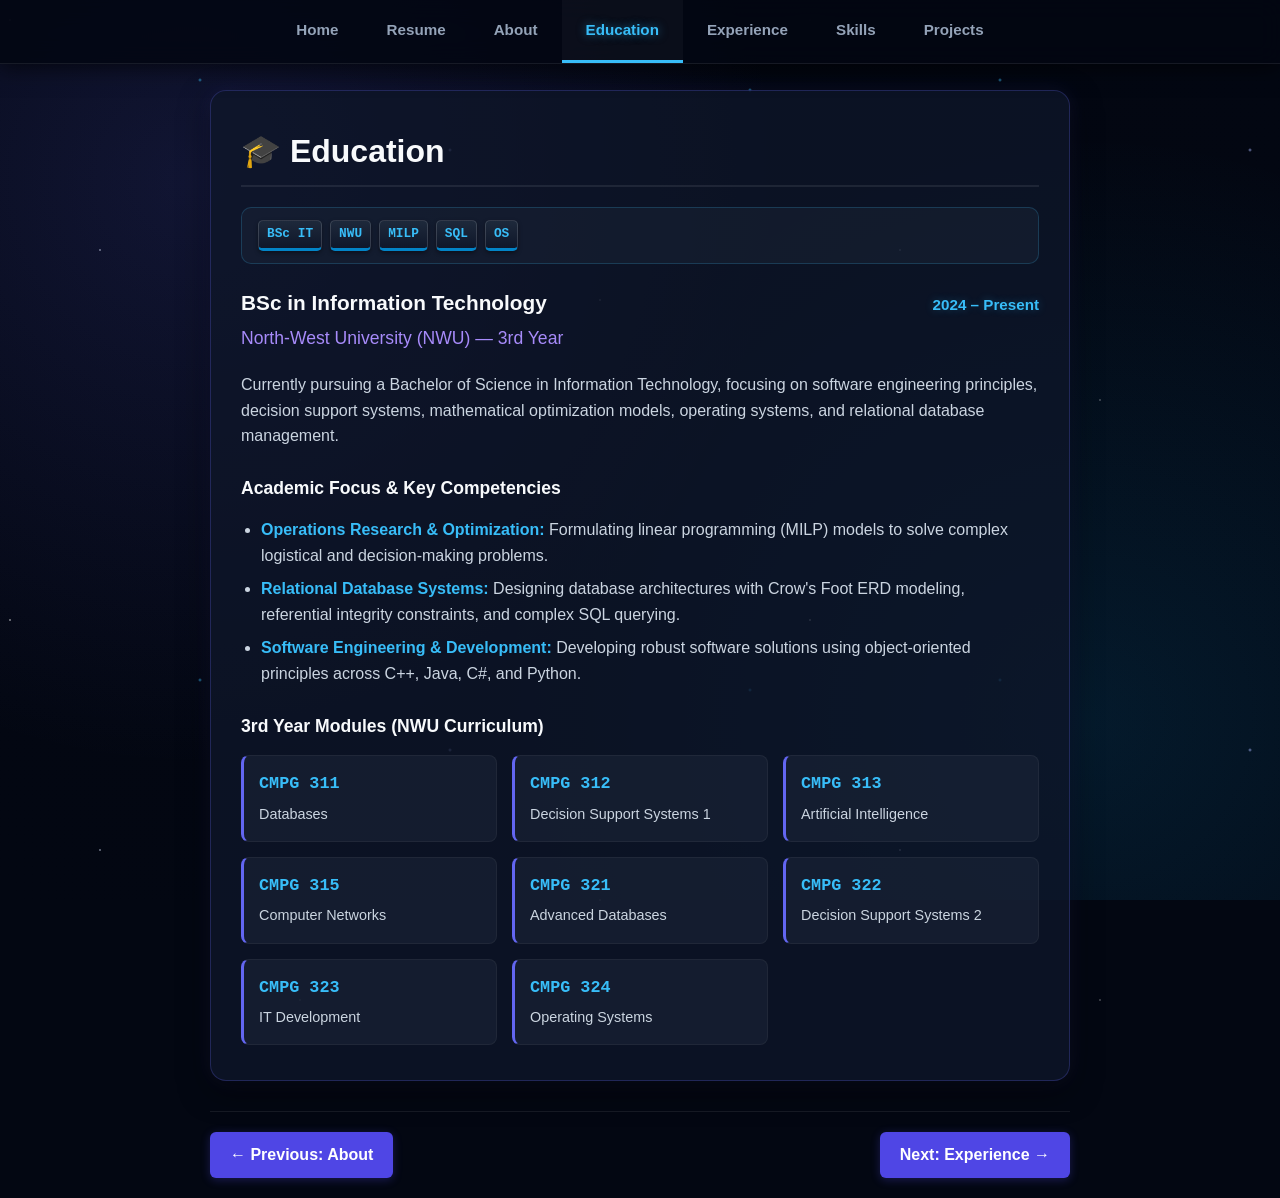
<file: education.html>
<!DOCTYPE html>
<html lang="en">
<head>
    <meta charset="UTF-8">
    <meta name="viewport" content="width=device-width, initial-scale=1.0">
    <title>Education - Virtual CV</title>
    <style>
        * {
            box-sizing: border-box;
            margin: 0;
            padding: 0;
        }

        ::-webkit-scrollbar {
            width: 8px;
        }
        ::-webkit-scrollbar-track {
            background: #030712;
        }
        ::-webkit-scrollbar-thumb {
            background: #1e1b4b;
            border-radius: 4px;
        }
        ::-webkit-scrollbar-thumb:hover {
            background: #38bdf8;
        }

        body {
            font-family: 'Segoe UI', Tahoma, Geneva, Verdana, sans-serif;
            background-color: #030712;
            color: #f1f5f9;
            line-height: 1.6;
            padding-top: 70px;
            overflow-x: hidden;
            position: relative;
            min-height: 100vh;
        }

        .starfield {
            position: fixed;
            top: 0;
            left: 0;
            width: 100%;
            height: 100%;
            pointer-events: none;
            z-index: -1;
            background: 
                radial-gradient(circle at 15% 20%, rgba(99, 102, 241, 0.15) 0%, transparent 45%),
                radial-gradient(circle at 85% 80%, rgba(14, 165, 233, 0.12) 0%, transparent 45%),
                radial-gradient(circle at 50% 50%, rgba(3, 7, 18, 0.95) 0%, #030712 100%);
        }

        .starfield::before {
            content: "";
            position: absolute;
            top: 0;
            left: 0;
            width: 200%;
            height: 200%;
            background-image: 
                radial-gradient(1.5px 1.5px at 10px 20px, #ffffff, rgba(0,0,0,0)),
                radial-gradient(1.5px 1.5px at 100px 250px, #e0e7ff, rgba(0,0,0,0)),
                radial-gradient(2px 2px at 200px 80px, #38bdf8, rgba(0,0,0,0)),
                radial-gradient(1px 1px at 300px 400px, #ffffff, rgba(0,0,0,0)),
                radial-gradient(2px 2px at 450px 150px, #a5b4fc, rgba(0,0,0,0)),
                radial-gradient(1px 1px at 600px 300px, #ffffff, rgba(0,0,0,0)),
                radial-gradient(2px 2px at 750px 90px, #38bdf8, rgba(0,0,0,0)),
                radial-gradient(1.5px 1.5px at 900px 500px, #e0e7ff, rgba(0,0,0,0));
            background-repeat: repeat;
            background-size: 800px 600px;
            opacity: 0.7;
            animation: twinkle 6s ease-in-out infinite alternate;
        }

        .tech-shower {
            position: fixed;
            top: 0;
            left: 0;
            width: 100%;
            height: 100%;
            pointer-events: none;
            z-index: -1;
            overflow: hidden;
            font-family: 'Consolas', 'Courier New', monospace;
        }

        .falling-key {
            position: absolute;
            top: -60px;
            color: #38bdf8;
            font-size: 0.85rem;
            font-weight: bold;
            opacity: 0;
            text-shadow: 0 0 8px rgba(56, 189, 248, 0.8);
            animation: fallKey 6s linear infinite;
        }

        .falling-key:nth-child(1) { left: 8%; animation-duration: 5.2s; animation-delay: 0s; }
        .falling-key:nth-child(2) { left: 22%; animation-duration: 7s; animation-delay: 1.8s; color: #818cf8; }
        .falling-key:nth-child(3) { left: 38%; animation-duration: 4.8s; animation-delay: 0.5s; }
        .falling-key:nth-child(4) { left: 52%; animation-duration: 6.5s; animation-delay: 2.3s; color: #a78bfa; }
        .falling-key:nth-child(5) { left: 68%; animation-duration: 5.5s; animation-delay: 0.2s; }
        .falling-key:nth-child(6) { left: 82%; animation-duration: 7.2s; animation-delay: 3.1s; color: #38bdf8; }
        .falling-key:nth-child(7) { left: 94%; animation-duration: 5.8s; animation-delay: 1.2s; }

        .container {
            max-width: 900px;
            margin: 0 auto;
            padding: 20px;
        }

        header {
            position: fixed;
            top: 0;
            left: 0;
            width: 100%;
            background-color: rgba(3, 7, 18, 0.85);
            backdrop-filter: blur(12px);
            -webkit-backdrop-filter: blur(12px);
            border-bottom: 1px solid rgba(255, 255, 255, 0.08);
            box-shadow: 0 4px 20px rgba(0, 0, 0, 0.6);
            z-index: 1000;
            animation: slideDown 0.6s cubic-bezier(0.16, 1, 0.3, 1);
        }

        nav {
            display: flex;
            justify-content: center;
            max-width: 900px;
            margin: 0 auto;
        }

        nav a {
            color: #94a3b8;
            text-decoration: none;
            padding: 18px 24px;
            font-weight: 600;
            font-size: 0.95rem;
            transition: all 0.3s ease;
            border-bottom: 3px solid transparent;
        }

        nav a.active, nav a:hover {
            background-color: rgba(255, 255, 255, 0.03);
            border-bottom: 3px solid #38bdf8;
            color: #38bdf8;
            text-shadow: 0 0 10px rgba(56, 189, 248, 0.5);
        }

        .edu-card {
            background-color: rgba(15, 23, 42, 0.78);
            border: 1px solid rgba(99, 102, 241, 0.25);
            border-radius: 16px;
            padding: 35px 30px;
            box-shadow: 0 10px 30px rgba(0, 0, 0, 0.5), 0 0 20px rgba(99, 102, 241, 0.12);
            margin-bottom: 25px;
            opacity: 0;
            animation: fadeInUp 0.8s cubic-bezier(0.16, 1, 0.3, 1) 0.1s forwards;
            transition: transform 0.3s ease, box-shadow 0.3s ease, border-color 0.3s ease;
        }

        .edu-card:hover {
            transform: translateY(-4px);
            border-color: rgba(56, 189, 248, 0.45);
            box-shadow: 0 15px 35px rgba(0, 0, 0, 0.6), 0 0 30px rgba(56, 189, 248, 0.22);
        }

        .edu-card h1 {
            font-size: 2rem;
            color: #f8fafc;
            margin-bottom: 15px;
            border-bottom: 2px solid rgba(255, 255, 255, 0.08);
            padding-bottom: 8px;
            display: flex;
            align-items: center;
            gap: 10px;
        }

        .degree-header {
            display: flex;
            justify-content: space-between;
            align-items: baseline;
            margin-bottom: 5px;
        }

        .degree-title {
            font-size: 1.3rem;
            font-weight: 700;
            color: #f8fafc;
        }

        .degree-date {
            font-size: 0.95rem;
            color: #38bdf8;
            font-weight: 600;
            text-shadow: 0 0 8px rgba(56, 189, 248, 0.3);
        }

        .institution {
            font-size: 1.1rem;
            color: #a78bfa;
            font-weight: 500;
            margin-bottom: 20px;
        }

        .section-subtitle {
            font-size: 1.1rem;
            color: #f8fafc;
            margin-top: 25px;
            margin-bottom: 15px;
            font-weight: 600;
        }

        ul.bullet-list {
            padding-left: 20px;
            margin-bottom: 20px;
        }

        ul.bullet-list li {
            margin-bottom: 8px;
            color: #cbd5e1;
            transition: transform 0.2s ease, color 0.2s ease;
        }

        ul.bullet-list li strong {
            color: #38bdf8;
        }

        ul.bullet-list li:hover {
            transform: translateX(4px);
            color: #f8fafc;
        }

        .tech-keys-bar {
            display: flex;
            flex-wrap: wrap;
            gap: 8px;
            margin: 20px 0 22px 0;
            padding: 12px 16px;
            background: rgba(30, 41, 59, 0.4);
            border: 1px solid rgba(56, 189, 248, 0.2);
            border-radius: 10px;
        }

        .key-cap {
            display: inline-block;
            background: linear-gradient(180deg, #1e293b, #0f172a);
            border: 1px solid rgba(255, 255, 255, 0.15);
            border-bottom: 3px solid #0284c7;
            color: #38bdf8;
            font-family: 'Consolas', 'Courier New', monospace;
            font-weight: 700;
            font-size: 0.8rem;
            padding: 3px 8px;
            border-radius: 5px;
            box-shadow: 0 2px 4px rgba(0,0,0,0.4);
            transition: all 0.2s ease;
        }

        .key-cap:hover {
            transform: translateY(-2px);
            border-bottom-color: #38bdf8;
            color: #ffffff;
            box-shadow: 0 4px 10px rgba(56, 189, 248, 0.4);
        }

        .modules-grid {
            display: grid;
            grid-template-columns: repeat(auto-fit, minmax(220px, 1fr));
            gap: 15px;
            margin-top: 15px;
        }

        .module-card {
            background-color: rgba(30, 41, 59, 0.5);
            border: 1px solid rgba(255, 255, 255, 0.05);
            border-left: 3px solid #6366f1;
            border-radius: 8px;
            padding: 15px;
            opacity: 0;
            animation: fadeInUp 0.6s cubic-bezier(0.16, 1, 0.3, 1) forwards;
            transition: transform 0.3s ease, border-color 0.3s ease, box-shadow 0.3s ease, background-color 0.3s ease;
        }

        .module-card:nth-child(1) { animation-delay: 0.2s; }
        .module-card:nth-child(2) { animation-delay: 0.25s; }
        .module-card:nth-child(3) { animation-delay: 0.3s; }
        .module-card:nth-child(4) { animation-delay: 0.35s; }
        .module-card:nth-child(5) { animation-delay: 0.4s; }
        .module-card:nth-child(6) { animation-delay: 0.45s; }
        .module-card:nth-child(7) { animation-delay: 0.5s; }
        .module-card:nth-child(8) { animation-delay: 0.55s; }

        .module-card:hover {
            border-color: rgba(56, 189, 248, 0.4);
            border-left-color: #38bdf8;
            transform: translateY(-4px);
            background-color: rgba(30, 41, 59, 0.85);
            box-shadow: 0 8px 20px rgba(0,0,0,0.4), 0 0 15px rgba(56, 189, 248, 0.2);
        }

        .module-card h4 {
            color: #38bdf8;
            font-size: 1.05rem;
            margin-bottom: 5px;
            font-family: 'Consolas', 'Courier New', monospace;
        }

        .module-card p {
            color: #cbd5e1;
            font-size: 0.9rem;
            margin: 0;
            font-weight: 500;
        }

        .page-nav {
            display: flex;
            justify-content: space-between;
            align-items: center;
            margin-top: 30px;
            padding-top: 20px;
            border-top: 1px solid rgba(255, 255, 255, 0.08);
            opacity: 0;
            animation: fadeInUp 0.8s cubic-bezier(0.16, 1, 0.3, 1) 0.65s forwards;
        }

        .btn-nav {
            display: inline-block;
            padding: 10px 20px;
            background-color: #4f46e5;
            color: #ffffff;
            text-decoration: none;
            font-weight: 600;
            border-radius: 6px;
            transition: all 0.25s ease;
            box-shadow: 0 2px 10px rgba(79, 70, 229, 0.3);
        }

        .btn-nav:hover {
            background-color: #0284c7;
            transform: translateX(3px);
            box-shadow: 0 4px 15px rgba(2, 132, 199, 0.5);
        }

        @keyframes twinkle {
            0% { opacity: 0.3; }
            100% { opacity: 0.8; }
        }

        @keyframes fallKey {
            0% {
                transform: translateY(0);
                opacity: 0;
            }
            15% {
                opacity: 0.9;
            }
            85% {
                opacity: 0.6;
            }
            100% {
                transform: translateY(115vh);
                opacity: 0;
            }
        }

        @keyframes slideDown {
            from { transform: translateY(-100%); }
            to { transform: translateY(0); }
        }

        @keyframes fadeInUp {
            from {
                opacity: 0;
                transform: translateY(20px);
            }
            to {
                opacity: 1;
                transform: translateY(0);
            }
        }

        @media print {
            header, .page-nav, .starfield, .tech-shower, .tech-keys-bar {
                display: none !important;
            }
            body {
                padding-top: 0;
                background-color: #ffffff;
                color: #000000;
            }
            .container {
                max-width: 100%;
                padding: 0;
            }
            .edu-card, .module-card {
                background-color: #ffffff;
                box-shadow: none;
                border: none;
                padding: 15px 0;
                animation: none !important;
                opacity: 1 !important;
                transform: none !important;
            }
            .edu-card h1, .degree-title, .section-subtitle, .module-card h4 {
                color: #000000;
            }
            .institution, ul.bullet-list li, .module-card p, p {
                color: #333333;
            }
        }

        @media (max-width: 600px) {
            nav {
                flex-wrap: wrap;
            }
            nav a {
                padding: 10px 12px;
                font-size: 0.85rem;
            }
            .degree-header {
                flex-direction: column;
            }
        }
    </style>
</head>
<body>

    <div class="starfield"></div>

    <div class="tech-shower">
        <div class="falling-key">[CMPG311] 1 0 1</div>
        <div class="falling-key">&lt;/&gt; { NWU }</div>
        <div class="falling-key">[ALT] CMPG311</div>
        <div class="falling-key">[ALT] CMPG312</div>
        <div class="falling-key">[ALT] CMPG313</div>
        <div class="falling-key">[ALT] CMPG315</div>
        <div class="falling-key">[ALT] CMPG321</div>
        <div class="falling-key">[ALT] CMPG322</div>
        <div class="falling-key">[ALT] CMPG323</div>
        <div class="falling-key">[ALT] CMPG324</div>
        <div class="falling-key">[ESC] 0 1 0 1</div>
        <div class="falling-key">CMPG324.os</div>
        <div class="falling-key">[SHIFT] BSc.IT</div>
        <div class="falling-key">0 1 1 0 [ENTER]</div>
    </div>

    <header>
        <nav>
            <a href="index.html">Home</a>
            <a href="resume.html">Resume</a>            
            <a href="about.html">About</a>
            <a href="education.html" class="active">Education</a>
            <a href="experience.html">Experience</a>
            <a href="skills.html">Skills</a>
            <a href="projects.html">Projects</a>
        </nav>
    </header>

    <div class="container">

        <div class="edu-card">
            <h1>🎓 Education</h1>

            <div class="tech-keys-bar">
                <span class="key-cap">BSc IT</span>
                <span class="key-cap">NWU</span>
                <span class="key-cap">MILP</span>
                <span class="key-cap">SQL</span>
                <span class="key-cap">OS</span>
            </div>

            <div class="degree-header">
                <span class="degree-title">BSc in Information Technology</span>
                <span class="degree-date">2024 – Present</span>
            </div>
            <div class="institution">North-West University (NWU) — 3rd Year</div>

            <p style="color: #cbd5e1; margin-bottom: 20px;">
                Currently pursuing a Bachelor of Science in Information Technology, focusing on software engineering principles, decision support systems, mathematical optimization models, operating systems, and relational database management.
            </p>

            <div class="section-subtitle">Academic Focus & Key Competencies</div>
            <ul class="bullet-list">
                <li><strong>Operations Research & Optimization:</strong> Formulating linear programming (MILP) models to solve complex logistical and decision-making problems.</li>
                <li><strong>Relational Database Systems:</strong> Designing database architectures with Crow's Foot ERD modeling, referential integrity constraints, and complex SQL querying.</li>
                <li><strong>Software Engineering & Development:</strong> Developing robust software solutions using object-oriented principles across C++, Java, C#, and Python.</li>
            </ul>

            <div class="section-subtitle">3rd Year Modules (NWU Curriculum)</div>
            <div class="modules-grid">
                <div class="module-card">
                    <h4>CMPG 311</h4>
                    <p>Databases</p>
                </div>
                <div class="module-card">
                    <h4>CMPG 312</h4>
                    <p>Decision Support Systems 1</p>
                </div>
                <div class="module-card">
                    <h4>CMPG 313</h4>
                    <p>Artificial Intelligence</p>
                </div>
                <div class="module-card">
                    <h4>CMPG 315</h4>
                    <p>Computer Networks</p>
                </div>
                <div class="module-card">
                    <h4>CMPG 321</h4>
                    <p>Advanced Databases</p>
                </div>
                <div class="module-card">
                    <h4>CMPG 322</h4>
                    <p>Decision Support Systems 2</p>
                </div>
                <div class="module-card">
                    <h4>CMPG 323</h4>
                    <p>IT Development</p>
                </div>
                <div class="module-card">
                    <h4>CMPG 324</h4>
                    <p>Operating Systems</p>
                </div>
            </div>
        </div>

        <div class="page-nav">
            <a href="about.html" class="btn-nav">&larr; Previous: About</a>
            <a href="experience.html" class="btn-nav">Next: Experience &rarr;</a>
        </div>

    </div>

</body>
</html>
</file>
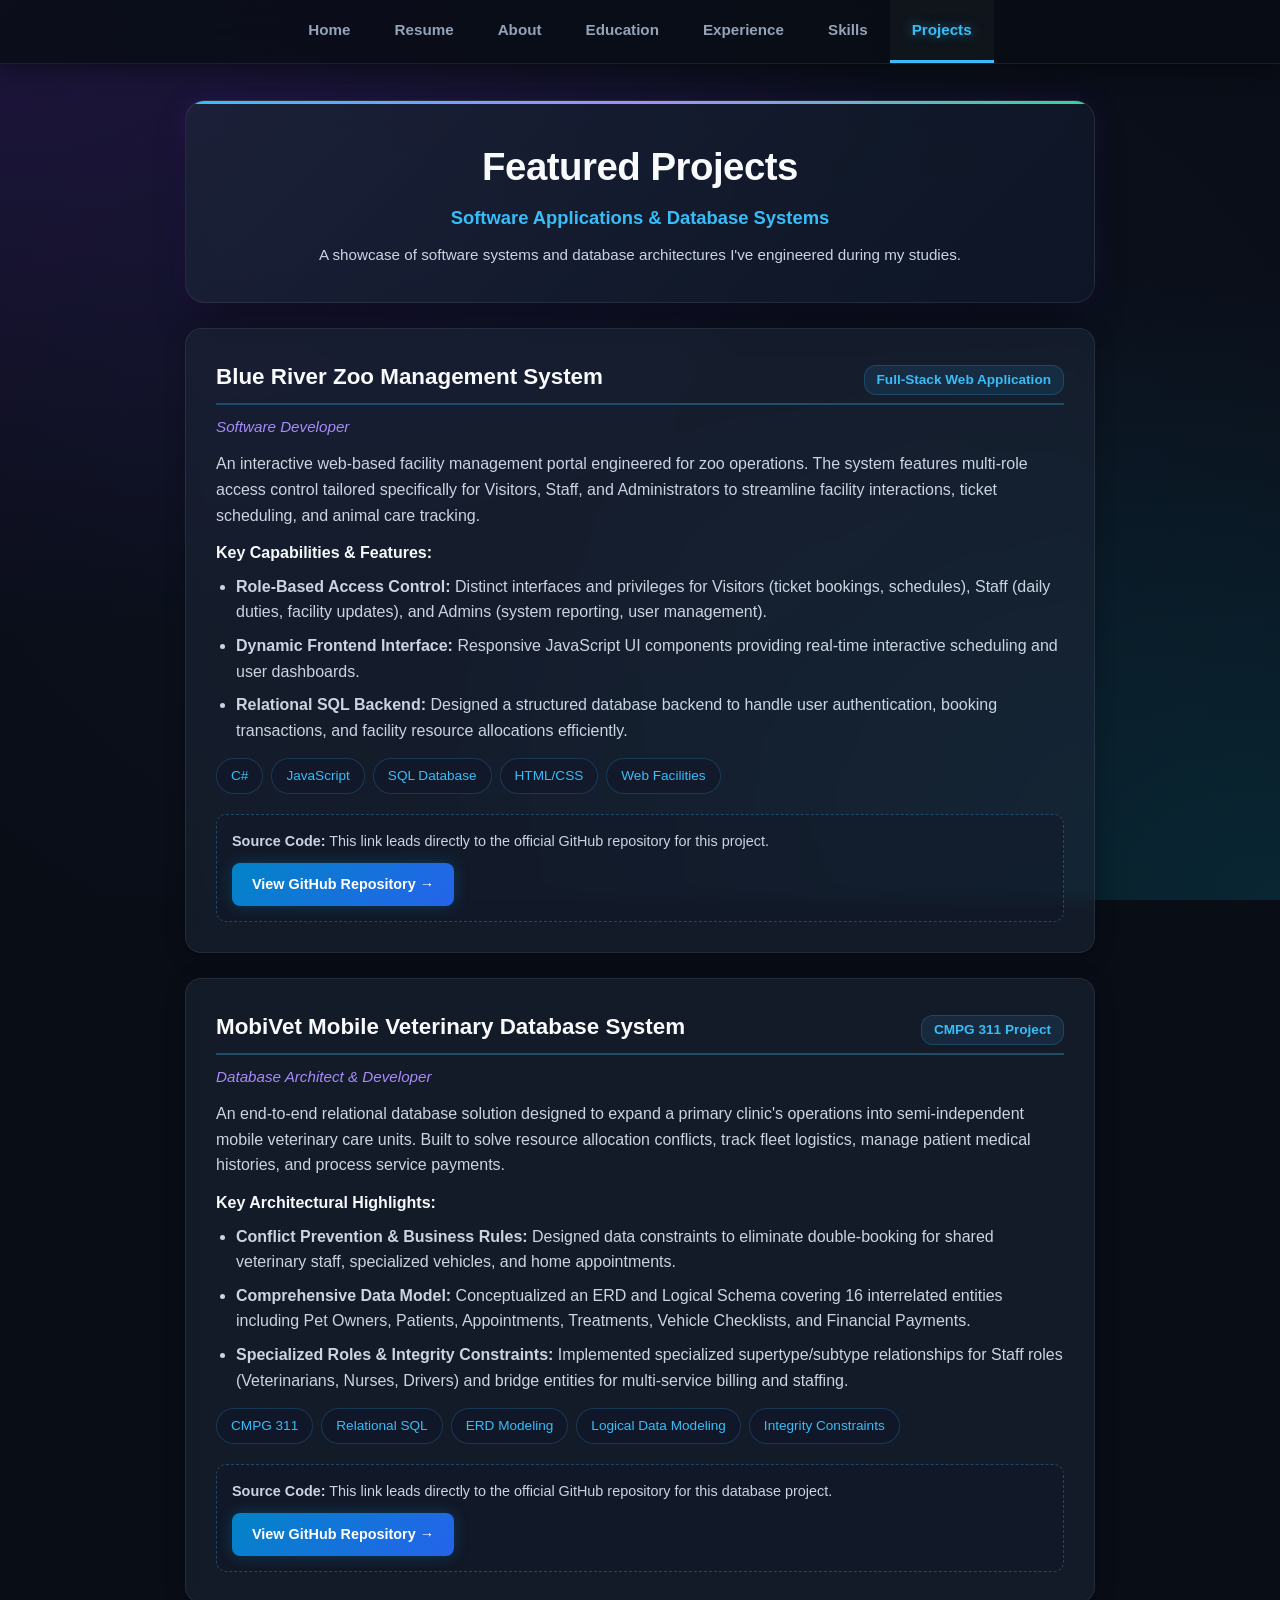
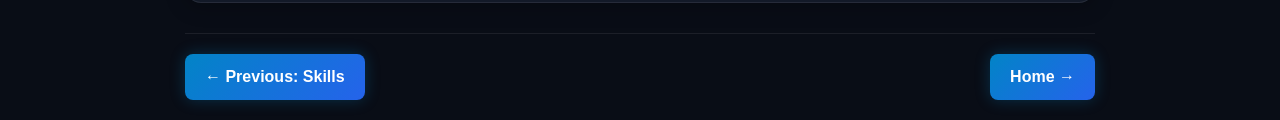
<file: Projects.html>
<!DOCTYPE html>
<html lang="en">
<head>
    <meta charset="UTF-8">
    <meta name="viewport" content="width=device-width, initial-scale=1.0">
    <title>Projects - Virtual CV</title>
    <style>
        * {
            box-sizing: border-box;
            margin: 0;
            padding: 0;
        }

        ::-webkit-scrollbar {
            width: 8px;
        }
        ::-webkit-scrollbar-track {
            background: #090d16;
        }
        ::-webkit-scrollbar-thumb {
            background: #1e293b;
            border-radius: 4px;
        }
        ::-webkit-scrollbar-thumb:hover {
            background: #38bdf8;
        }

        body {
            font-family: 'Segoe UI', Tahoma, Geneva, Verdana, sans-serif;
            background-color: #090d16;
            color: #f1f5f9;
            line-height: 1.6;
            padding-top: 80px;
            overflow-x: hidden;
            background-image: 
                radial-gradient(at 0% 0%, rgba(124, 58, 237, 0.18) 0px, transparent 50%),
                radial-gradient(at 100% 100%, rgba(6, 182, 212, 0.15) 0px, transparent 50%),
                radial-gradient(at 50% 50%, rgba(15, 23, 42, 0.6) 0px, transparent 100%);
            background-attachment: fixed;
            position: relative;
        }

        .rocket-container {
            position: fixed;
            bottom: -150px;
            left: 50%;
            transform: translateX(-50%);
            z-index: 9999;
            pointer-events: none;
            animation: rocketLaunchUp 2.8s cubic-bezier(0.25, 1, 0.5, 1) forwards;
        }

        .rocket {
            font-size: 3.5rem;
            transform: rotate(-45deg);
            filter: drop-shadow(0 0 15px #38bdf8);
            position: relative;
        }

        .rocket-flame {
            position: absolute;
            bottom: -15px;
            left: 50%;
            transform: translateX(-50%);
            width: 12px;
            height: 25px;
            background: linear-gradient(to bottom, #ff4500, #ffae00, transparent);
            border-radius: 50%;
            filter: blur(2px);
            animation: flameFlicker 0.1s infinite alternate;
        }

        @keyframes flameFlicker {
            0% { height: 20px; opacity: 0.8; }
            100% { height: 32px; opacity: 1; }
        }

        @keyframes rocketLaunchUp {
            0% {
                bottom: -150px;
                opacity: 1;
            }
            45% {
                bottom: calc(100vh - 200px);
                opacity: 1;
            }
            55% {
                bottom: calc(100vh - 200px);
                opacity: 1;
            }
            100% {
                bottom: 110vh;
                opacity: 0;
            }
        }

        .container {
            max-width: 950px;
            margin: 0 auto;
            padding: 20px;
        }

        header {
            position: fixed;
            top: 0;
            left: 0;
            width: 100%;
            background: rgba(9, 13, 22, 0.85);
            backdrop-filter: blur(16px);
            -webkit-backdrop-filter: blur(16px);
            border-bottom: 1px solid rgba(255, 255, 255, 0.08);
            box-shadow: 0 4px 25px rgba(0, 0, 0, 0.5);
            z-index: 1000;
            animation: slideDown 0.6s cubic-bezier(0.16, 1, 0.3, 1);
        }

        nav {
            display: flex;
            justify-content: center;
            max-width: 950px;
            margin: 0 auto;
        }

        nav a {
            color: #94a3b8;
            text-decoration: none;
            padding: 18px 22px;
            font-weight: 600;
            font-size: 0.95rem;
            transition: all 0.3s cubic-bezier(0.16, 1, 0.3, 1);
            border-bottom: 3px solid transparent;
        }

        nav a.active, nav a:hover {
            background-color: rgba(255, 255, 255, 0.03);
            border-bottom: 3px solid #38bdf8;
            color: #38bdf8;
            text-shadow: 0 0 12px rgba(56, 189, 248, 0.5);
        }

        .profile-card {
            background: linear-gradient(135deg, rgba(30, 41, 59, 0.6), rgba(15, 23, 42, 0.8));
            border: 1px solid rgba(255, 255, 255, 0.08);
            border-radius: 20px;
            padding: 35px 30px;
            text-align: center;
            box-shadow: 0 20px 40px -15px rgba(0, 0, 0, 0.6), 0 0 30px rgba(124, 58, 237, 0.12);
            margin-bottom: 25px;
            opacity: 0;
            animation: riseCardIn 0.8s cubic-bezier(0.34, 1.56, 0.64, 1) 1.2s forwards;
            backdrop-filter: blur(12px);
            position: relative;
            overflow: hidden;
        }

        @keyframes riseCardIn {
            0% {
                opacity: 0;
                transform: translateY(50px) scale(0.9);
            }
            100% {
                opacity: 1;
                transform: translateY(0) scale(1);
            }
        }

        .profile-card::before {
            content: '';
            position: absolute;
            top: 0;
            left: 0;
            width: 100%;
            height: 3px;
            background: linear-gradient(90deg, #38bdf8, #a78bfa, #34d399);
        }

        .profile-card h1 {
            font-size: 2.4rem;
            color: #f8fafc;
            margin-bottom: 6px;
            letter-spacing: -0.5px;
        }

        .profile-card p.subtitle {
            font-size: 1.15rem;
            color: #38bdf8;
            margin-bottom: 10px;
            font-weight: 600;
        }

        section {
            background: rgba(30, 41, 59, 0.5);
            border: 1px solid rgba(255, 255, 255, 0.08);
            border-radius: 16px;
            padding: 30px;
            margin-bottom: 25px;
            box-shadow: 0 4px 20px rgba(0, 0, 0, 0.25);
            backdrop-filter: blur(8px);
            opacity: 0;
            animation: fadeInUp 0.8s cubic-bezier(0.16, 1, 0.3, 1) forwards;
            transition: transform 0.3s ease, border-color 0.3s ease;
        }

        section:hover {
            transform: translateY(-4px);
            border-color: rgba(56, 189, 248, 0.3);
        }

        section.project-card:nth-of-type(1) { animation-delay: 1.4s; }
        section.project-card:nth-of-type(2) { animation-delay: 1.5s; }

        .project-header {
            display: flex;
            justify-content: space-between;
            align-items: baseline;
            margin-bottom: 10px;
            border-bottom: 2px solid rgba(56, 189, 248, 0.3);
            padding-bottom: 8px;
        }

        .project-title {
            font-size: 1.4rem;
            font-weight: 700;
            color: #f8fafc;
            display: flex;
            align-items: center;
            gap: 10px;
        }

        .project-date {
            font-size: 0.85rem;
            color: #38bdf8;
            font-weight: 600;
            background: rgba(56, 189, 248, 0.1);
            padding: 3px 12px;
            border-radius: 12px;
            border: 1px solid rgba(56, 189, 248, 0.2);
        }

        .project-role {
            font-style: italic;
            color: #a78bfa;
            margin-bottom: 12px;
            font-size: 0.95rem;
        }

        ul.skills-list {
            list-style-type: none;
            display: flex;
            flex-wrap: wrap;
            gap: 8px;
            margin-top: 15px;
        }

        ul.skills-list li {
            background-color: rgba(15, 23, 42, 0.6);
            color: #38bdf8;
            padding: 6px 14px;
            border-radius: 20px;
            font-size: 0.85rem;
            font-weight: 500;
            border: 1px solid rgba(56, 189, 248, 0.2);
            transition: all 0.3s ease;
        }

        ul.skills-list li:hover {
            background-color: rgba(56, 189, 248, 0.2);
            transform: translateY(-2px);
        }

        ul.bullet-list {
            padding-left: 20px;
            color: #cbd5e1;
        }

        ul.bullet-list li {
            margin-bottom: 8px;
        }

        .repo-box {
            margin-top: 20px;
            padding: 15px;
            background: rgba(15, 23, 42, 0.4);
            border: 1px dashed rgba(56, 189, 248, 0.3);
            border-radius: 10px;
        }

        .repo-box p {
            font-size: 0.9rem;
            color: #cbd5e1;
            margin-bottom: 10px;
        }

        .btn-repo {
            display: inline-block;
            padding: 10px 20px;
            background: linear-gradient(135deg, #0284c7, #2563eb);
            color: #ffffff;
            text-decoration: none;
            font-weight: 600;
            font-size: 0.9rem;
            border-radius: 8px;
            box-shadow: 0 0 15px rgba(2, 132, 199, 0.3);
            transition: all 0.3s cubic-bezier(0.16, 1, 0.3, 1);
        }

        .btn-repo:hover {
            background: linear-gradient(135deg, #0369a1, #1d4ed8);
            transform: translateY(-2px);
            box-shadow: 0 0 25px rgba(2, 132, 199, 0.6);
        }

        .page-nav {
            display: flex;
            justify-content: space-between;
            align-items: center;
            margin-top: 30px;
            padding-top: 20px;
            border-top: 1px solid rgba(255, 255, 255, 0.08);
            opacity: 0;
            animation: fadeInUp 0.8s cubic-bezier(0.16, 1, 0.3, 1) 1.8s forwards;
        }

        .btn-nav {
            display: inline-block;
            padding: 10px 20px;
            background: linear-gradient(135deg, #0284c7, #2563eb);
            color: #ffffff;
            text-decoration: none;
            font-weight: 600;
            border-radius: 8px;
            box-shadow: 0 0 15px rgba(2, 132, 199, 0.3);
            transition: all 0.3s cubic-bezier(0.16, 1, 0.3, 1);
        }

        .btn-nav:hover {
            background: linear-gradient(135deg, #0369a1, #1d4ed8);
            transform: translateY(-2px) translateX(-3px);
            box-shadow: 0 0 25px rgba(2, 132, 199, 0.6);
        }

        @keyframes slideDown {
            from { transform: translateY(-100%); }
            to { transform: translateY(0); }
        }

        @keyframes fadeInUp {
            from {
                opacity: 0;
                transform: translateY(20px);
            }
            to {
                opacity: 1;
                transform: translateY(0);
            }
        }

        @media print {
            .rocket-container, header, .page-nav {
                display: none !important;
            }
            body {
                padding-top: 0;
                background-color: #ffffff;
                color: #000000;
            }
            .container {
                max-width: 100%;
                padding: 0;
            }
            section, .profile-card {
                background: #ffffff !important;
                color: #000000 !important;
                box-shadow: none !important;
                border: none !important;
                padding: 15px 0 !important;
                margin-bottom: 10px !important;
                animation: none !important;
                opacity: 1 !important;
                transform: none !important;
            }
            .profile-card h1, .project-title {
                color: #000000 !important;
            }
            .profile-card p.subtitle, .project-role, .project-date {
                color: #333333 !important;
            }
            ul.bullet-list {
                color: #000000 !important;
            }
            ul.skills-list li {
                background: #f1f5f9 !important;
                color: #000000 !important;
                border: 1px solid #ccc !important;
            }
            .repo-box {
                border: 1px solid #ccc !important;
                background: #f9f9f9 !important;
            }
        }

        @media (max-width: 600px) {
            nav {
                flex-wrap: wrap;
            }
            nav a {
                padding: 10px 12px;
                font-size: 0.85rem;
            }
            .project-header {
                flex-direction: column;
                gap: 5px;
            }
        }
    </style>
</head>
<body>

    <div class="rocket-container">
        <div class="rocket">
            🚀
            <div class="rocket-flame"></div>
        </div>
    </div>

    <header>
        <nav>
            <a href="index.html">Home</a>
            <a href="resume.html">Resume</a>
            <a href="about.html">About</a>
            <a href="education.html">Education</a>
            <a href="experience.html">Experience</a>
            <a href="skills.html">Skills</a>
            <a href="projects.html" class="active">Projects</a>        
        </nav>
    </header>

    <div class="container">

        <div class="profile-card">
            <h1>Featured Projects</h1>
            <p class="subtitle">Software Applications & Database Systems</p>
            <p style="color: #cbd5e1; font-size: 0.95rem;">A showcase of software systems and database architectures I've engineered during my studies.</p>
        </div>

        <section class="project-card">
            <div class="project-header">
                <span class="project-title">Blue River Zoo Management System</span>
                <span class="project-date">Full-Stack Web Application</span>
            </div>
            <div class="project-role">Software Developer</div>
            <p style="color: #cbd5e1; margin-bottom: 12px;">An interactive web-based facility management portal engineered for zoo operations. The system features multi-role access control tailored specifically for Visitors, Staff, and Administrators to streamline facility interactions, ticket scheduling, and animal care tracking.</p>
            <p style="color: #f8fafc; font-weight: 600; margin-bottom: 8px;">Key Capabilities & Features:</p>
            <ul class="bullet-list">
                <li><strong>Role-Based Access Control:</strong> Distinct interfaces and privileges for Visitors (ticket bookings, schedules), Staff (daily duties, facility updates), and Admins (system reporting, user management).</li>
                <li><strong>Dynamic Frontend Interface:</strong> Responsive JavaScript UI components providing real-time interactive scheduling and user dashboards.</li>
                <li><strong>Relational SQL Backend:</strong> Designed a structured database backend to handle user authentication, booking transactions, and facility resource allocations efficiently.</li>
            </ul>
            <ul class="skills-list">
                <li>C#</li>
                <li>JavaScript</li>
                <li>SQL Database</li>
                <li>HTML/CSS</li>
                <li>Web Facilities</li>
            </ul>
            <div class="repo-box">
                <p><strong>Source Code:</strong> This link leads directly to the official GitHub repository for this project.</p>
                <a href="https://github.com/tsholofelospicegirl17-hub/BlueRiverZoo" class="btn-repo" target="_blank">View GitHub Repository &rarr;</a>
            </div>
        </section>

        <section class="project-card">
            <div class="project-header">
                <span class="project-title">MobiVet Mobile Veterinary Database System</span>
                <span class="project-date">CMPG 311 Project</span>
            </div>
            <div class="project-role">Database Architect & Developer</div>
            <p style="color: #cbd5e1; margin-bottom: 12px;">An end-to-end relational database solution designed to expand a primary clinic's operations into semi-independent mobile veterinary care units. Built to solve resource allocation conflicts, track fleet logistics, manage patient medical histories, and process service payments.</p>
            <p style="color: #f8fafc; font-weight: 600; margin-bottom: 8px;">Key Architectural Highlights:</p>
            <ul class="bullet-list">
                <li><strong>Conflict Prevention & Business Rules:</strong> Designed data constraints to eliminate double-booking for shared veterinary staff, specialized vehicles, and home appointments.</li>
                <li><strong>Comprehensive Data Model:</strong> Conceptualized an ERD and Logical Schema covering 16 interrelated entities including Pet Owners, Patients, Appointments, Treatments, Vehicle Checklists, and Financial Payments.</li>
                <li><strong>Specialized Roles & Integrity Constraints:</strong> Implemented specialized supertype/subtype relationships for Staff roles (Veterinarians, Nurses, Drivers) and bridge entities for multi-service billing and staffing.</li>
            </ul>
            <ul class="skills-list">
                <li>CMPG 311</li>
                <li>Relational SQL</li>
                <li>ERD Modeling</li>
                <li>Logical Data Modeling</li>
                <li>Integrity Constraints</li>
            </ul>
            <div class="repo-box">
                <p><strong>Source Code:</strong> This link leads directly to the official GitHub repository for this database project.</p>
                <a href="https://github.com/Willem-King/MobiVet" class="btn-repo" target="_blank">View GitHub Repository &rarr;</a>
            </div>
        </section>

        <div class="page-nav">
            <a href="skills.html" class="btn-nav">&larr; Previous: Skills</a>
            <a href="index.html" class="btn-nav">Home &rarr;</a>
        </div>

    </div>

</body>
</html>
</file>
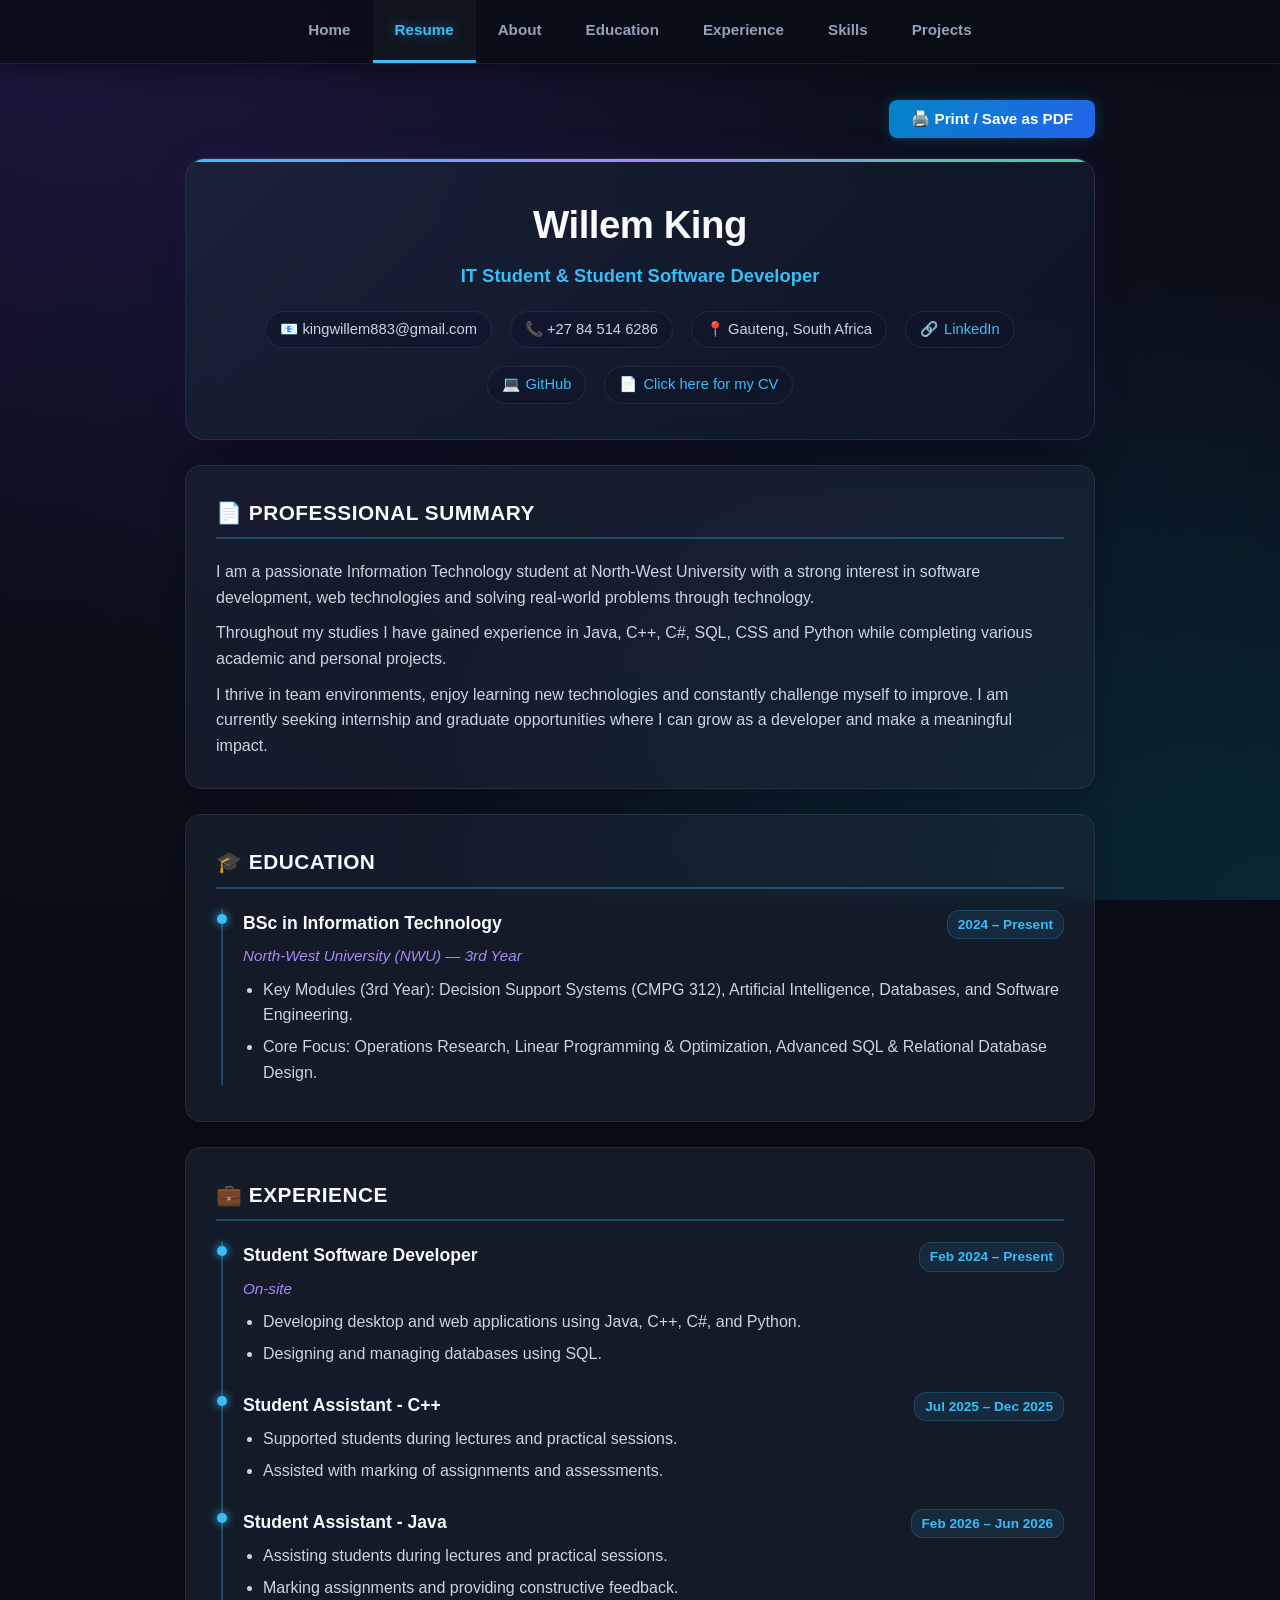
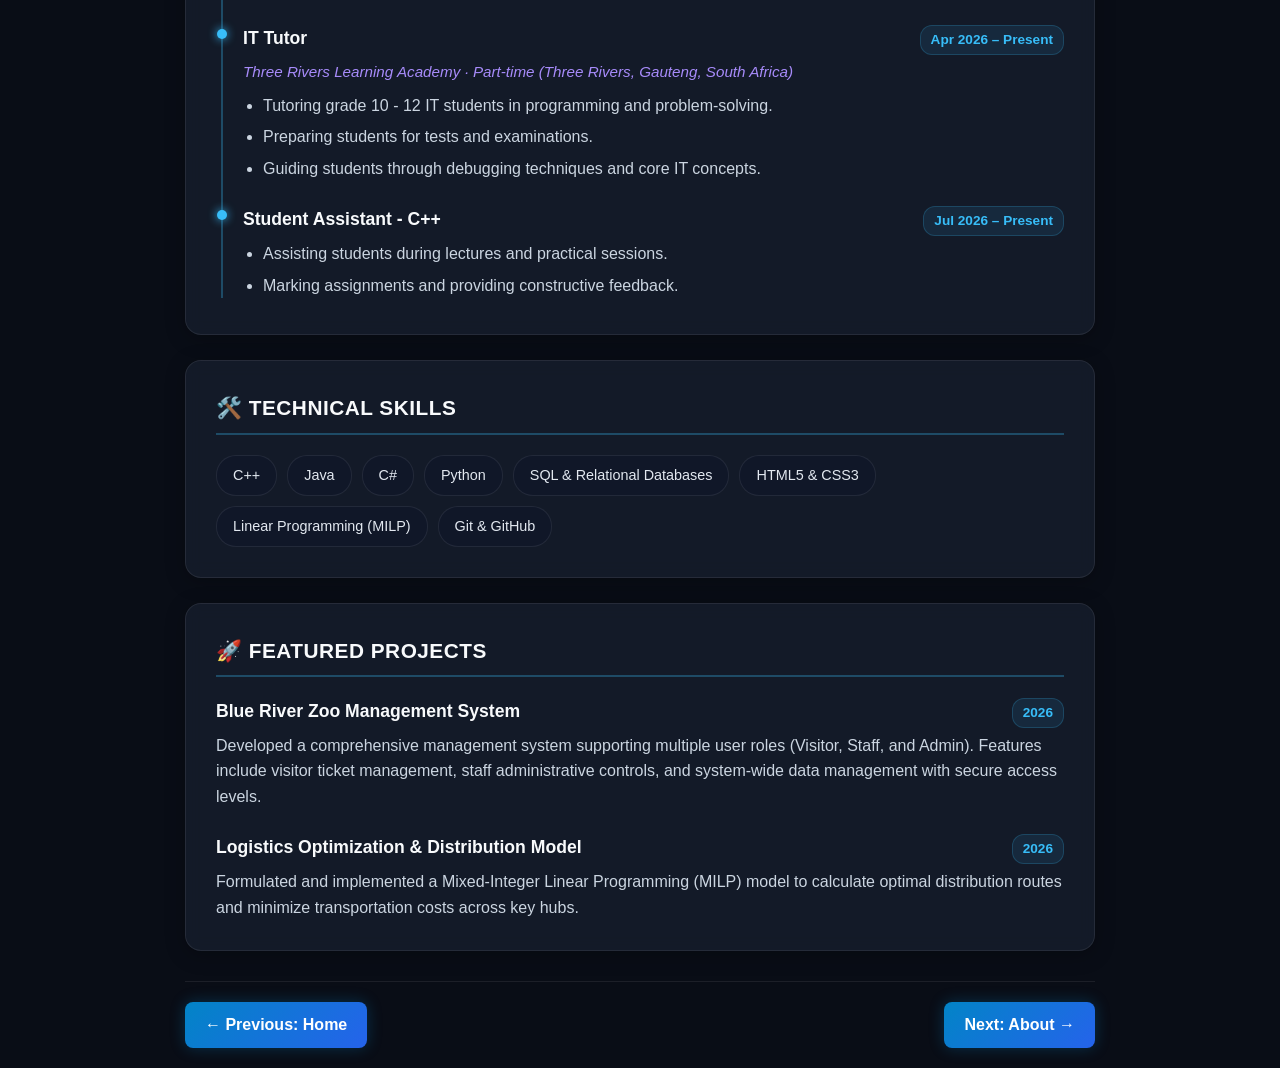
<file: Resume.html>
<!DOCTYPE html>
<html lang="en">
<head>
    <meta charset="UTF-8">
    <meta name="viewport" content="width=device-width, initial-scale=1.0">
    <title>Resume - Virtual CV</title>
    <style>
        * {
            box-sizing: border-box;
            margin: 0;
            padding: 0;
        }

        ::-webkit-scrollbar {
            width: 8px;
        }
        ::-webkit-scrollbar-track {
            background: #090d16;
        }
        ::-webkit-scrollbar-thumb {
            background: #1e293b;
            border-radius: 4px;
        }
        ::-webkit-scrollbar-thumb:hover {
            background: #38bdf8;
        }

        body {
            font-family: 'Segoe UI', Tahoma, Geneva, Verdana, sans-serif;
            background-color: #090d16;
            color: #f1f5f9;
            line-height: 1.6;
            padding-top: 80px;
            overflow-x: hidden;
            background-image: 
                radial-gradient(at 0% 0%, rgba(124, 58, 237, 0.18) 0px, transparent 50%),
                radial-gradient(at 100% 100%, rgba(6, 182, 212, 0.15) 0px, transparent 50%),
                radial-gradient(at 50% 50%, rgba(15, 23, 42, 0.6) 0px, transparent 100%);
            background-attachment: fixed;
            position: relative;
        }

        /* Rocket Dropper Animation Styles */
        .rocket-container {
            position: fixed;
            top: -150px;
            left: 50%;
            transform: translateX(-50%);
            z-index: 9999;
            pointer-events: none;
            animation: rocketDropOff 2.8s cubic-bezier(0.25, 1, 0.5, 1) forwards;
        }

        .rocket {
            font-size: 3.5rem;
            transform: rotate(135deg);
            filter: drop-shadow(0 0 15px #38bdf8);
            position: relative;
        }

        .rocket-flame {
            position: absolute;
            top: -15px;
            left: 50%;
            transform: translateX(-50%);
            width: 12px;
            height: 25px;
            background: linear-gradient(to top, #ff4500, #ffae00, transparent);
            border-radius: 50%;
            filter: blur(2px);
            animation: flameFlicker 0.1s infinite alternate;
        }

        @keyframes flameFlicker {
            0% { height: 20px; opacity: 0.8; }
            100% { height: 32px; opacity: 1; }
        }

        @keyframes rocketDropOff {
            0% {
                top: -150px;
                opacity: 1;
            }
            45% {
                top: 140px;
                opacity: 1;
            }
            55% {
                top: 140px;
                opacity: 1;
            }
            100% {
                top: 110vh;
                opacity: 0;
            }
        }

        .container {
            max-width: 950px;
            margin: 0 auto;
            padding: 20px;
        }

        header {
            position: fixed;
            top: 0;
            left: 0;
            width: 100%;
            background: rgba(9, 13, 22, 0.85);
            backdrop-filter: blur(16px);
            -webkit-backdrop-filter: blur(16px);
            border-bottom: 1px solid rgba(255, 255, 255, 0.08);
            box-shadow: 0 4px 25px rgba(0, 0, 0, 0.5);
            z-index: 1000;
            animation: slideDown 0.6s cubic-bezier(0.16, 1, 0.3, 1);
        }

        nav {
            display: flex;
            justify-content: center;
            max-width: 950px;
            margin: 0 auto;
        }

        nav a {
            color: #94a3b8;
            text-decoration: none;
            padding: 18px 22px;
            font-weight: 600;
            font-size: 0.95rem;
            transition: all 0.3s cubic-bezier(0.16, 1, 0.3, 1);
            border-bottom: 3px solid transparent;
        }

        nav a.active, nav a:hover {
            background-color: rgba(255, 255, 255, 0.03);
            border-bottom: 3px solid #38bdf8;
            color: #38bdf8;
            text-shadow: 0 0 12px rgba(56, 189, 248, 0.5);
        }

        .actions-bar {
            display: flex;
            justify-content: flex-end;
            margin-bottom: 20px;
            opacity: 0;
            animation: fadeInUp 0.8s cubic-bezier(0.16, 1, 0.3, 1) forwards;
        }

        .print-btn {
            background: linear-gradient(135deg, #0284c7, #2563eb);
            color: #ffffff;
            border: none;
            padding: 10px 22px;
            border-radius: 8px;
            font-weight: 600;
            cursor: pointer;
            font-size: 0.95rem;
            box-shadow: 0 0 15px rgba(2, 132, 199, 0.3);
            transition: all 0.3s cubic-bezier(0.16, 1, 0.3, 1);
        }

        .print-btn:hover {
            background: linear-gradient(135deg, #0369a1, #1d4ed8);
            transform: translateY(-2px);
            box-shadow: 0 0 25px rgba(2, 132, 199, 0.6);
        }

        .profile-card {
            background: linear-gradient(135deg, rgba(30, 41, 59, 0.6), rgba(15, 23, 42, 0.8));
            border: 1px solid rgba(255, 255, 255, 0.08);
            border-radius: 20px;
            padding: 35px 30px;
            text-align: center;
            box-shadow: 0 20px 40px -15px rgba(0, 0, 0, 0.6), 0 0 30px rgba(124, 58, 237, 0.12);
            margin-bottom: 25px;
            opacity: 0;
            animation: dropCardIn 0.8s cubic-bezier(0.34, 1.56, 0.64, 1) 1.2s forwards;
            backdrop-filter: blur(12px);
            position: relative;
            overflow: hidden;
        }

        @keyframes dropCardIn {
            0% {
                opacity: 0;
                transform: translateY(-50px) scale(0.9);
            }
            100% {
                opacity: 1;
                transform: translateY(0) scale(1);
            }
        }

        .profile-card::before {
            content: '';
            position: absolute;
            top: 0;
            left: 0;
            width: 100%;
            height: 3px;
            background: linear-gradient(90deg, #38bdf8, #a78bfa, #34d399);
        }

        .profile-card h1 {
            font-size: 2.4rem;
            color: #f8fafc;
            margin-bottom: 6px;
            letter-spacing: -0.5px;
        }

        .profile-card p.subtitle {
            font-size: 1.15rem;
            color: #38bdf8;
            margin-bottom: 20px;
            font-weight: 600;
        }

        .contact-info {
            display: flex;
            justify-content: center;
            gap: 18px;
            flex-wrap: wrap;
            font-size: 0.92rem;
            color: #cbd5e1;
        }

        .contact-pill {
            background: rgba(15, 23, 42, 0.6);
            border: 1px solid rgba(255, 255, 255, 0.08);
            padding: 6px 14px;
            border-radius: 20px;
            display: flex;
            align-items: center;
            gap: 6px;
        }

        .contact-info a {
            color: #38bdf8;
            text-decoration: none;
            transition: color 0.2s ease;
        }

        .contact-info a:hover {
            color: #a78bfa;
            text-shadow: 0 0 8px rgba(167, 139, 250, 0.5);
        }

        section {
            background: rgba(30, 41, 59, 0.5);
            border: 1px solid rgba(255, 255, 255, 0.08);
            border-radius: 16px;
            padding: 30px;
            margin-bottom: 25px;
            box-shadow: 0 4px 20px rgba(0, 0, 0, 0.25);
            backdrop-filter: blur(8px);
            opacity: 0;
            animation: fadeInUp 0.8s cubic-bezier(0.16, 1, 0.3, 1) forwards;
            transition: transform 0.3s ease, border-color 0.3s ease;
        }

        section:hover {
            transform: translateY(-4px);
            border-color: rgba(56, 189, 248, 0.3);
        }

        section#summary { animation-delay: 1.4s; }
        section#education { animation-delay: 1.5s; }
        section#experience { animation-delay: 1.6s; }
        section#skills { animation-delay: 1.7s; }
        section#projects { animation-delay: 1.8s; }

        section h2 {
            font-size: 1.3rem;
            color: #f8fafc;
            border-bottom: 2px solid rgba(56, 189, 248, 0.3);
            padding-bottom: 8px;
            margin-bottom: 20px;
            text-transform: uppercase;
            letter-spacing: 0.5px;
            display: flex;
            align-items: center;
            gap: 10px;
        }

        .timeline-container {
            border-left: 2px solid rgba(56, 189, 248, 0.3);
            padding-left: 20px;
            margin-left: 5px;
        }

        .item {
            margin-bottom: 24px;
            position: relative;
            transition: transform 0.2s ease;
        }

        .timeline-container .item::before {
            content: '';
            position: absolute;
            left: -26px;
            top: 5px;
            width: 10px;
            height: 10px;
            border-radius: 50%;
            background-color: #38bdf8;
            box-shadow: 0 0 10px #38bdf8;
        }

        .item:hover {
            transform: translateX(4px);
        }

        .item:last-child {
            margin-bottom: 0;
        }

        .item-header {
            display: flex;
            justify-content: space-between;
            align-items: baseline;
            margin-bottom: 5px;
        }

        .item-title {
            font-size: 1.1rem;
            font-weight: 700;
            color: #f8fafc;
        }

        .item-date {
            font-size: 0.85rem;
            color: #38bdf8;
            font-weight: 600;
            background: rgba(56, 189, 248, 0.1);
            padding: 3px 10px;
            border-radius: 12px;
            border: 1px solid rgba(56, 189, 248, 0.2);
        }

        .item-sub {
            font-style: italic;
            color: #a78bfa;
            margin-bottom: 8px;
            font-size: 0.95rem;
        }

        ul.skills-list {
            list-style-type: none;
            display: flex;
            flex-wrap: wrap;
            gap: 10px;
        }

        ul.skills-list li {
            background-color: rgba(15, 23, 42, 0.6);
            color: #e2e8f0;
            padding: 8px 16px;
            border-radius: 20px;
            font-size: 0.9rem;
            font-weight: 500;
            border: 1px solid rgba(255, 255, 255, 0.08);
            transition: all 0.3s ease;
        }

        ul.skills-list li:hover {
            background-color: rgba(56, 189, 248, 0.15);
            color: #38bdf8;
            border-color: #38bdf8;
            transform: translateY(-2px);
            box-shadow: 0 4px 12px rgba(56, 189, 248, 0.2);
        }

        ul.bullet-list {
            padding-left: 20px;
            color: #cbd5e1;
        }

        ul.bullet-list li {
            margin-bottom: 6px;
        }

        .page-nav {
            display: flex;
            justify-content: space-between;
            align-items: center;
            margin-top: 30px;
            padding-top: 20px;
            border-top: 1px solid rgba(255, 255, 255, 0.08);
            opacity: 0;
            animation: fadeInUp 0.8s cubic-bezier(0.16, 1, 0.3, 1) 1.9s forwards;
        }

        .btn-nav {
            display: inline-block;
            padding: 10px 20px;
            background: linear-gradient(135deg, #0284c7, #2563eb);
            color: #ffffff;
            text-decoration: none;
            font-weight: 600;
            border-radius: 8px;
            box-shadow: 0 0 15px rgba(2, 132, 199, 0.3);
            transition: all 0.3s cubic-bezier(0.16, 1, 0.3, 1);
        }

        .btn-nav:hover {
            background: linear-gradient(135deg, #0369a1, #1d4ed8);
            transform: translateY(-2px) translateX(3px);
            box-shadow: 0 0 25px rgba(2, 132, 199, 0.6);
        }

        @keyframes slideDown {
            from { transform: translateY(-100%); }
            to { transform: translateY(0); }
        }

        @keyframes fadeInUp {
            from {
                opacity: 0;
                transform: translateY(20px);
            }
            to {
                opacity: 1;
                transform: translateY(0);
            }
        }

        @media print {
            .rocket-container, header, .actions-bar, .page-nav {
                display: none !important;
            }
            body {
                padding-top: 0;
                background-color: #ffffff;
                color: #000000;
            }
            .container {
                max-width: 100%;
                padding: 0;
            }
            section, .profile-card {
                background: #ffffff !important;
                color: #000000 !important;
                box-shadow: none !important;
                border: none !important;
                padding: 15px 0 !important;
                margin-bottom: 10px !important;
                animation: none !important;
                opacity: 1 !important;
                transform: none !important;
            }
            .profile-card h1, section h2, .item-title {
                color: #000000 !important;
            }
            .profile-card p.subtitle, .item-sub, .item-date, .contact-info a {
                color: #333333 !important;
            }
            .bullet-list {
                color: #000000 !important;
            }
            .skills-list li {
                background: #f1f5f9 !important;
                color: #000000 !important;
                border: 1px solid #ccc !important;
            }
            .timeline-container {
                border-left: 2px solid #ccc !important;
            }
            .timeline-container .item::before {
                background-color: #000000 !important;
                box-shadow: none !important;
            }
        }

        @media (max-width: 600px) {
            nav {
                flex-wrap: wrap;
            }
            nav a {
                padding: 10px 12px;
                font-size: 0.85rem;
            }
            .item-header {
                flex-direction: column;
                gap: 5px;
            }
        }
    </style>
</head>
<body>

    <div class="rocket-container">
        <div class="rocket">
            🚀
            <div class="rocket-flame"></div>
        </div>
    </div>

    <header>
        <nav>
            <a href="index.html">Home</a>
            <a href="resume.html" class="active">Resume</a>
            <a href="about.html">About</a>
            <a href="education.html">Education</a>
            <a href="experience.html">Experience</a>
            <a href="skills.html">Skills</a>
            <a href="projects.html">Projects</a>        
        </nav>
    </header>

    <div class="container">

        <div class="actions-bar">
            <button class="print-btn" onclick="window.print()">🖨️ Print / Save as PDF</button>
        </div>

        <div class="profile-card">
            <h1>Willem King</h1>
            <p class="subtitle">IT Student & Student Software Developer</p>
            <div class="contact-info">
                <span class="contact-pill">📧 kingwillem883@gmail.com</span>
                <span class="contact-pill">📞 +27 84 514 6286</span>
                <span class="contact-pill">📍 Gauteng, South Africa</span>
                <span class="contact-pill">🔗 <a href="https://www.linkedin.com/in/wj-king-602196363/?isSelfProfile=true" target="_blank">LinkedIn</a></span>
                <span class="contact-pill">💻 <a href="https://github.com/Willem-King" target="_blank">GitHub</a></span>
                <span class="contact-pill">📄 <a href="WillemKing_CV.pdf" target="_blank">Click here for my CV</a></span>
            </div>
        </div>

        <section id="summary">
            <h2>📄 Professional Summary</h2>
            <p style="color: #cbd5e1;">I am a passionate Information Technology student at North-West University with a strong interest in software development, web technologies and solving real-world problems through technology.</p>
            <p style="color: #cbd5e1; margin-top: 10px;">Throughout my studies I have gained experience in Java, C++, C#, SQL, CSS and Python while completing various academic and personal projects.</p>
            <p style="color: #cbd5e1; margin-top: 10px;">I thrive in team environments, enjoy learning new technologies and constantly challenge myself to improve. I am currently seeking internship and graduate opportunities where I can grow as a developer and make a meaningful impact.</p>
        </section>

        <section id="education">
            <h2>🎓 Education</h2>
            <div class="timeline-container">
                <div class="item">
                    <div class="item-header">
                        <span class="item-title">BSc in Information Technology</span>
                        <span class="item-date">2024 – Present</span>
                    </div>
                    <div class="item-sub">North-West University (NWU) — 3rd Year</div>
                    <ul class="bullet-list">
                        <li>Key Modules (3rd Year): Decision Support Systems (CMPG 312), Artificial Intelligence, Databases, and Software Engineering.</li>
                        <li>Core Focus: Operations Research, Linear Programming & Optimization, Advanced SQL & Relational Database Design.</li>
                    </ul>
                </div>
            </div>
        </section>

        <section id="experience">
            <h2>💼 Experience</h2>
            <div class="timeline-container">
                <div class="item">
                    <div class="item-header">
                        <span class="item-title">Student Software Developer</span>
                        <span class="item-date">Feb 2024 – Present</span>
                    </div>
                    <div class="item-sub">On-site</div>
                    <ul class="bullet-list">
                        <li>Developing desktop and web applications using Java, C++, C#, and Python.</li>
                        <li>Designing and managing databases using SQL.</li>
                    </ul>
                </div>

                <div class="item">
                    <div class="item-header">
                        <span class="item-title">Student Assistant - C++</span>
                        <span class="item-date">Jul 2025 – Dec 2025</span>
                    </div>
                    <ul class="bullet-list">
                        <li>Supported students during lectures and practical sessions.</li>
                        <li>Assisted with marking of assignments and assessments.</li>
                    </ul>
                </div>

                <div class="item">
                    <div class="item-header">
                        <span class="item-title">Student Assistant - Java</span>
                        <span class="item-date">Feb 2026 – Jun 2026</span>
                    </div>
                    <ul class="bullet-list">
                        <li>Assisting students during lectures and practical sessions.</li>
                        <li>Marking assignments and providing constructive feedback.</li>
                    </ul>
                </div>

                <div class="item">
                    <div class="item-header">
                        <span class="item-title">IT Tutor</span>
                        <span class="item-date">Apr 2026 – Present</span>
                    </div>
                    <div class="item-sub">Three Rivers Learning Academy · Part-time (Three Rivers, Gauteng, South Africa)</div>
                    <ul class="bullet-list">
                        <li>Tutoring grade 10 - 12 IT students in programming and problem-solving.</li>
                        <li>Preparing students for tests and examinations.</li>
                        <li>Guiding students through debugging techniques and core IT concepts.</li>
                    </ul>
                </div>

                <div class="item">
                    <div class="item-header">
                        <span class="item-title">Student Assistant - C++</span>
                        <span class="item-date">Jul 2026 – Present</span>
                    </div>
                    <ul class="bullet-list">
                        <li>Assisting students during lectures and practical sessions.</li>
                        <li>Marking assignments and providing constructive feedback.</li>
                    </ul>
                </div>
            </div>
        </section>

        <section id="skills">
            <h2>🛠️ Technical Skills</h2>
            <ul class="skills-list">
                <li>C++</li>
                <li>Java</li>
                <li>C#</li>
                <li>Python</li>
                <li>SQL & Relational Databases</li>
                <li>HTML5 & CSS3</li>
                <li>Linear Programming (MILP)</li>
                <li>Git & GitHub</li>
            </ul>
        </section>

        <section id="projects">
            <h2>🚀 Featured Projects</h2>
            <div class="item">
                <div class="item-header">
                    <span class="item-title">Blue River Zoo Management System</span>
                    <span class="item-date">2026</span>
                </div>
                <p style="color: #cbd5e1;">Developed a comprehensive management system supporting multiple user roles (Visitor, Staff, and Admin). Features include visitor ticket management, staff administrative controls, and system-wide data management with secure access levels.</p>
            </div>

            <div class="item" style="margin-top: 18px;">
                <div class="item-header">
                    <span class="item-title">Logistics Optimization & Distribution Model</span>
                    <span class="item-date">2026</span>
                </div>
                <p style="color: #cbd5e1;">Formulated and implemented a Mixed-Integer Linear Programming (MILP) model to calculate optimal distribution routes and minimize transportation costs across key hubs.</p>
            </div>
        </section>

        <div class="page-nav">
            <a href="index.html" class="btn-nav">&larr; Previous: Home</a>
            <a href="about.html" class="btn-nav">Next: About &rarr;</a>
        </div>

    </div>

</body>
</html>
</file>
